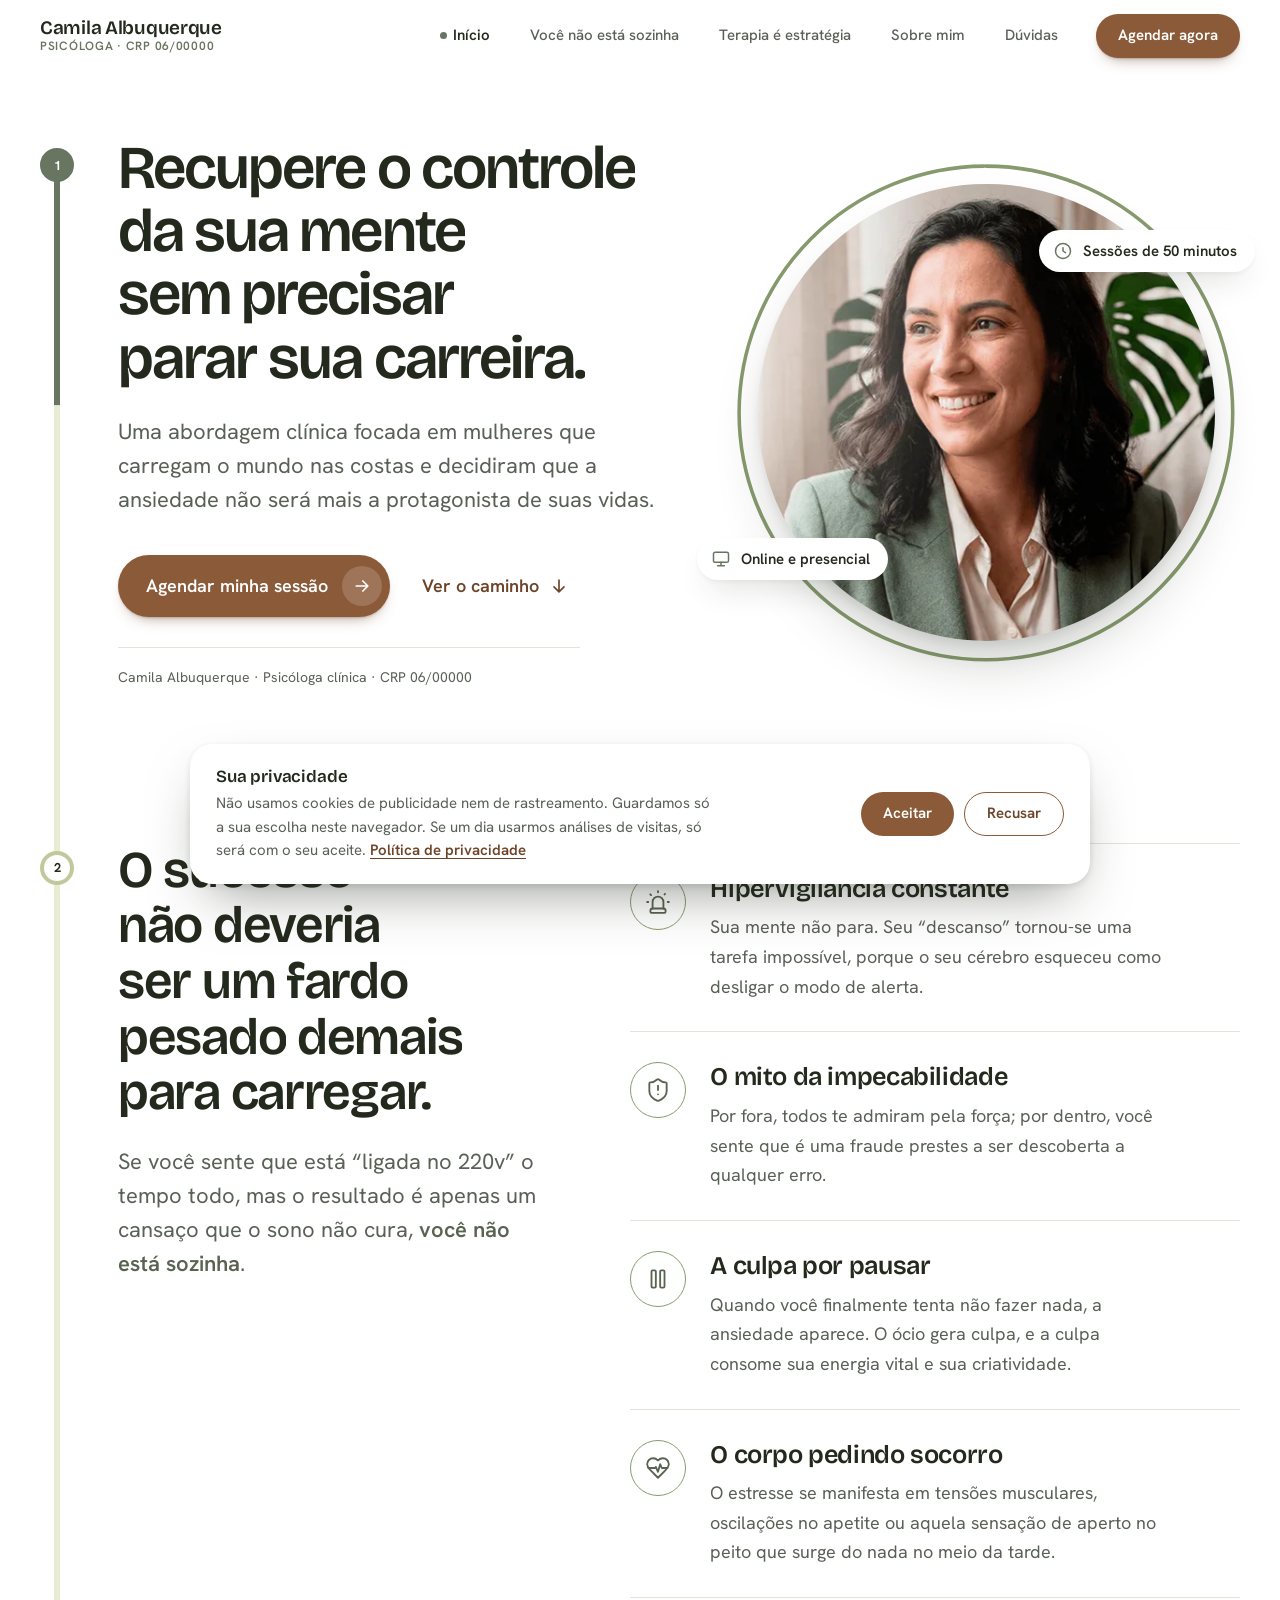
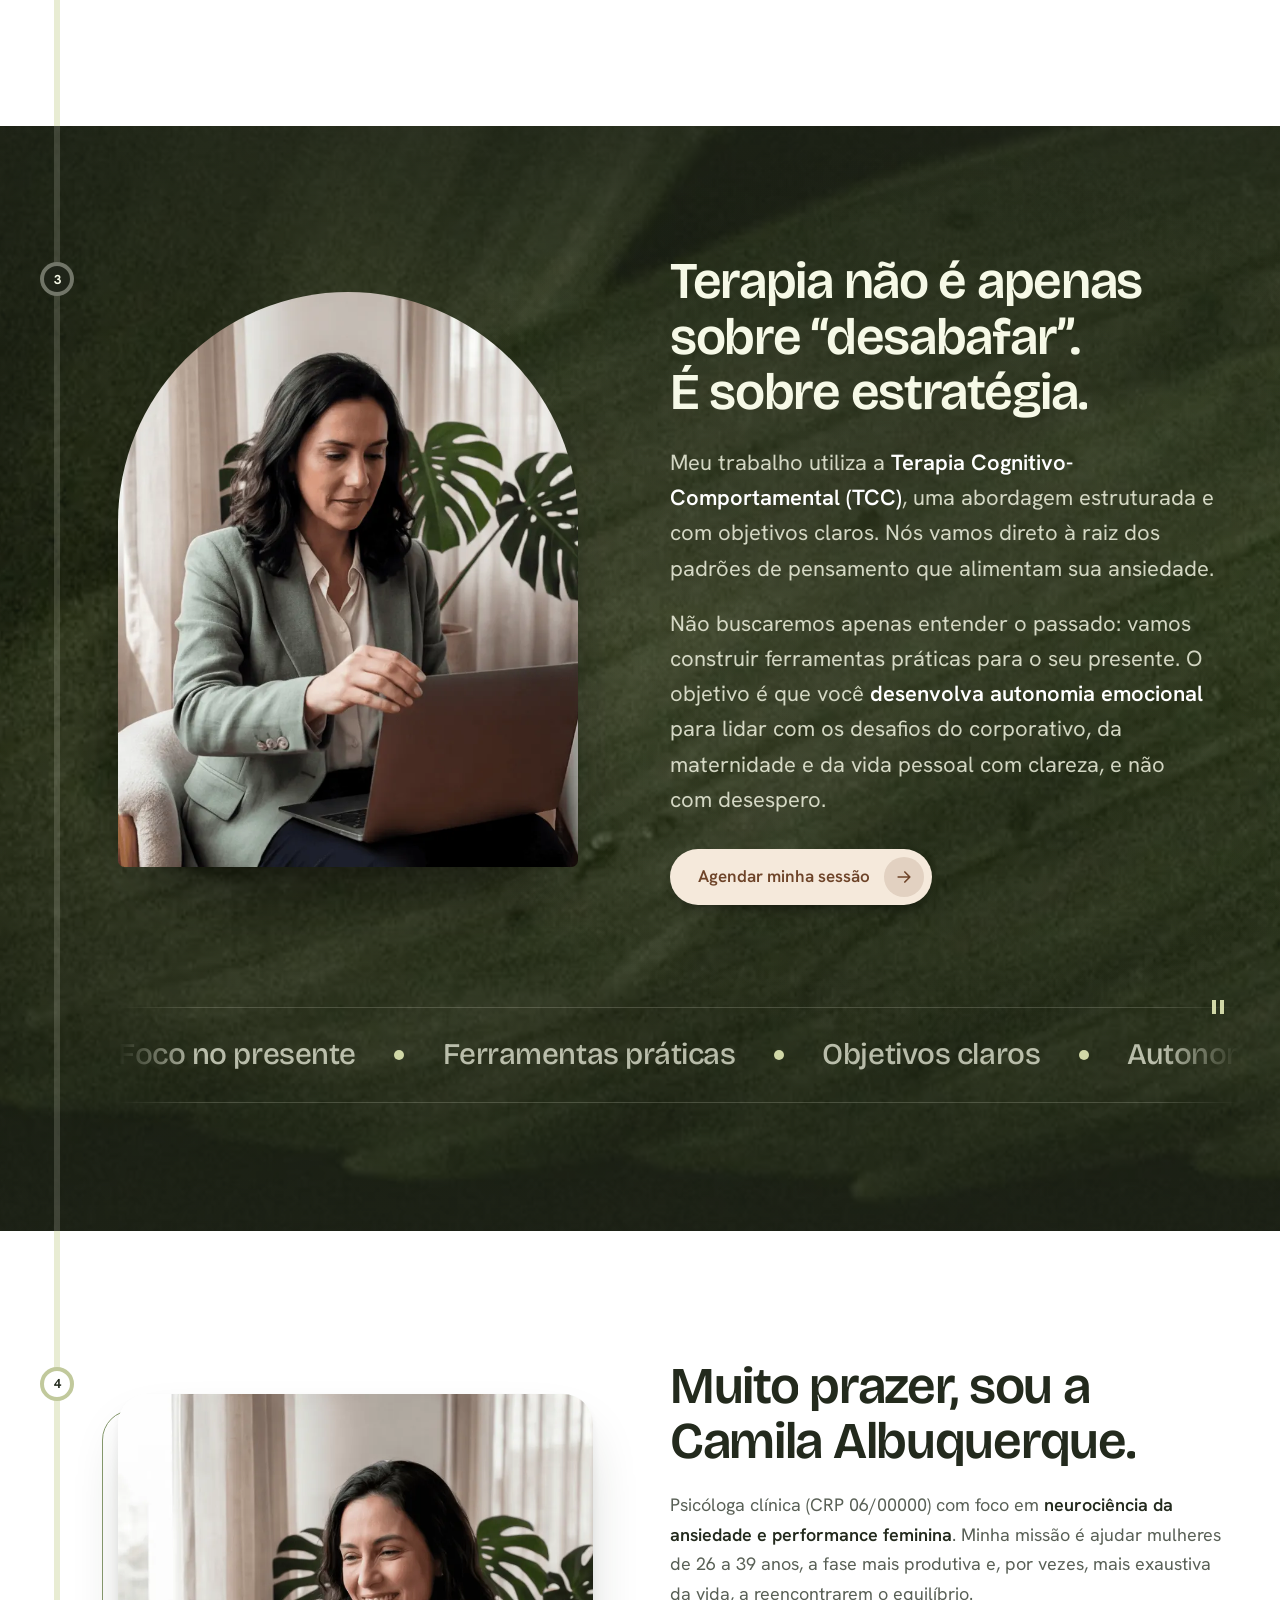
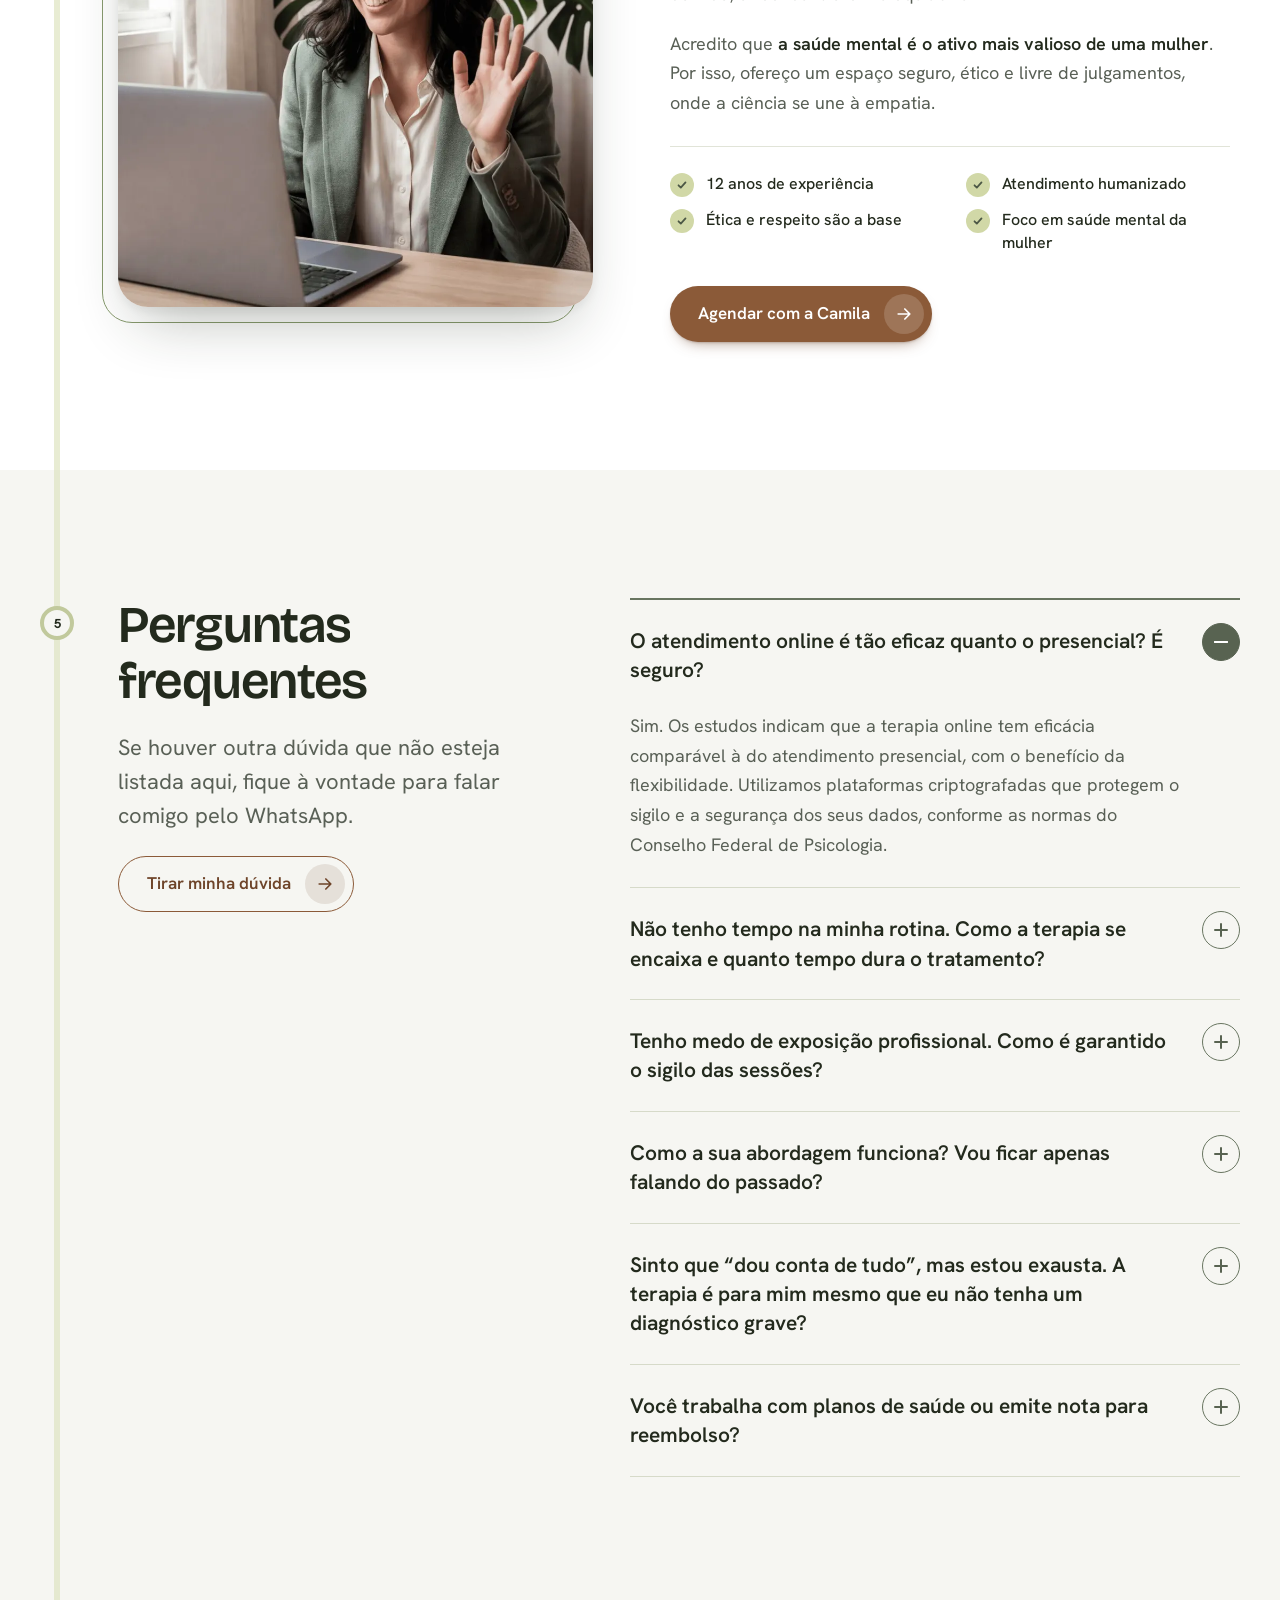
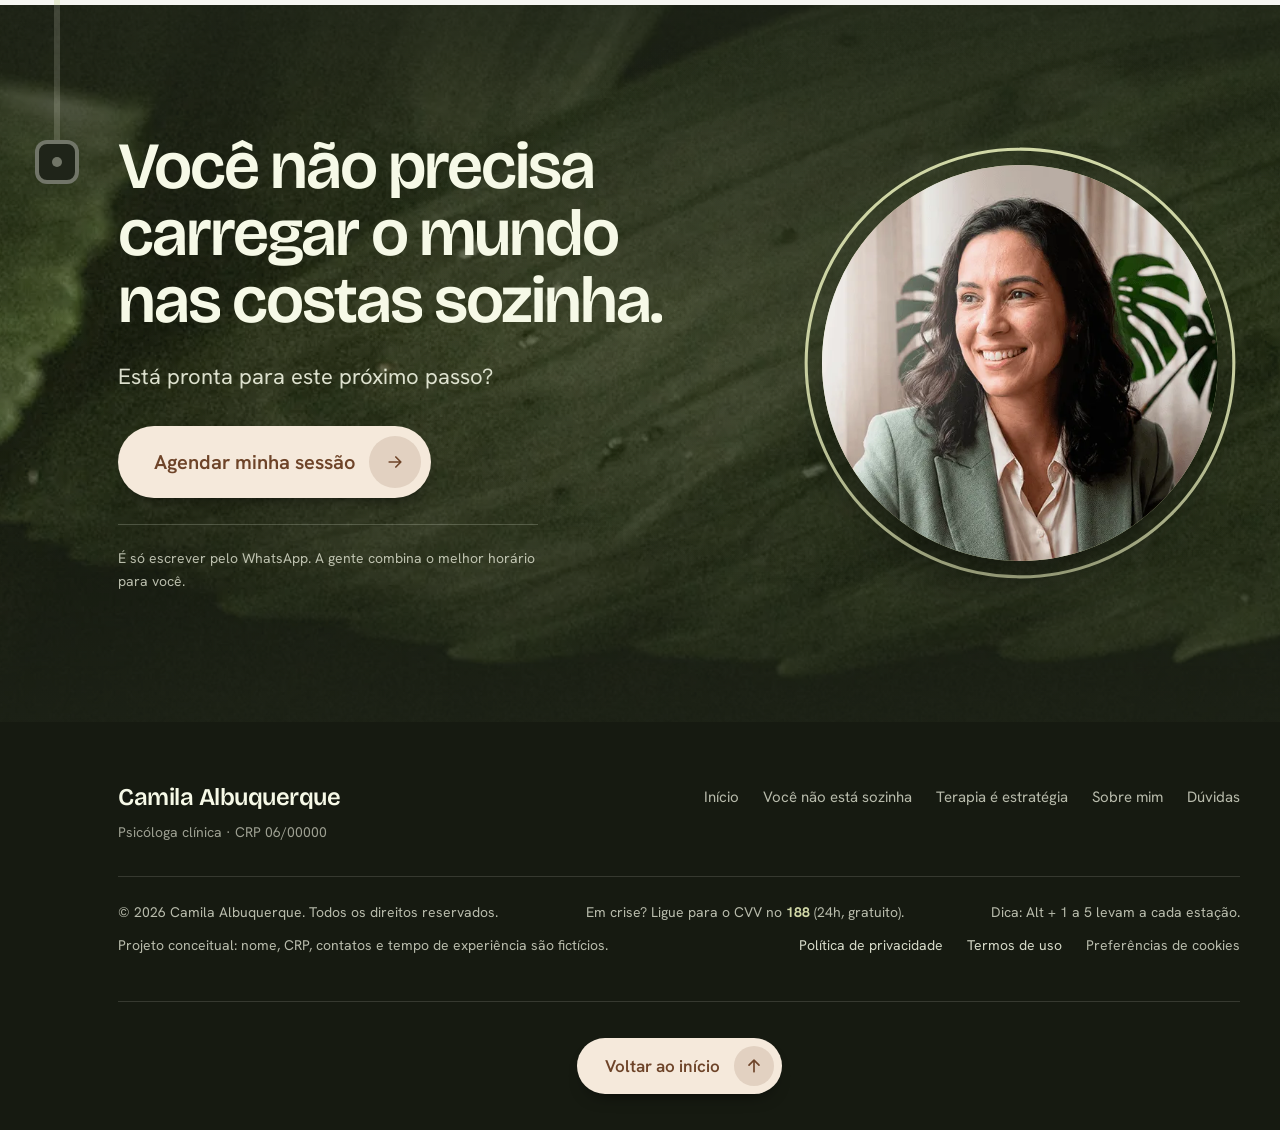
<file: index.html>
<!doctype html>
<html lang="pt-BR">
<head>
  <meta charset="utf-8">
  <meta name="viewport" content="width=device-width, initial-scale=1">
  <title>Psicóloga Camila Albuquerque · Terapia para ansiedade</title>
  <meta name="description" content="Terapia Cognitivo-Comportamental (TCC) para mulheres que carregam o mundo nas costas. Atendimento online e presencial, sessões de 50 minutos.">
  <meta name="theme-color" content="#1f2419">
  <link rel="preconnect" href="https://fonts.googleapis.com">
  <link rel="preconnect" href="https://fonts.gstatic.com" crossorigin>
  <link rel="stylesheet" href="https://fonts.googleapis.com/css2?family=Bricolage+Grotesque:opsz,wght@12..96,500..700&family=Hanken+Grotesk:wght@400;500;600;700&display=swap">
  <link rel="icon" href="/favicon.ico" sizes="48x48">
  <link rel="icon" href="/favicon.svg" type="image/svg+xml">
  <link rel="apple-touch-icon" href="/apple-touch-icon.png">
  <link rel="preload" as="image" href="img/hero-camila.webp" fetchpriority="high">
  <link rel="stylesheet" href="style.css">
  <script>document.documentElement.classList.add("js");setTimeout(function(){if(!window.__lineReady)document.documentElement.classList.remove("js");},3000);</script>
  <script src="script.js" defer></script>
  <script src="consent.js" defer></script>
</head>
<body>
  <a class="skip" href="#conteudo">Pular para o conteúdo</a>

  <header class="header" data-header>
    <div class="header__inner">
      <a class="brand" href="#inicio" aria-label="Camila Albuquerque, psicóloga. Voltar ao início">
        <span class="brand__name">Camila Albuquerque</span>
        <span class="brand__meta">Psicóloga · CRP 06/00000</span>
      </a>

      <button class="menu-toggle" type="button" aria-expanded="false" aria-controls="menu" data-menu-toggle>
        <span class="menu-toggle__bars" aria-hidden="true"></span>
        <span class="sr-only">Abrir menu</span>
      </button>

      <nav class="nav" id="menu" aria-label="Principal" data-menu>
        <ul class="nav__list">
          <li><a class="nav__link" href="#inicio" data-spy>Início</a></li>
          <li><a class="nav__link" href="#voce-nao-esta-sozinha" data-spy>Você não está sozinha</a></li>
          <li><a class="nav__link" href="#terapia-e-estrategia" data-spy>Terapia é estratégia</a></li>
          <li><a class="nav__link" href="#sobre" data-spy>Sobre mim</a></li>
          <li><a class="nav__link" href="#faq" data-spy>Dúvidas</a></li>
        </ul>
        <a class="btn btn--sm" href="https://wa.me/5511900000000" data-wa target="_blank" rel="noopener">
          <span class="btn__label">Agendar agora</span>
        </a>
      </nav>
    </div>
  </header>

  <main id="conteudo" data-line>

    <!-- Estação 1 · Início -->
    <section class="stop stop--hero" id="inicio" data-stop aria-labelledby="hero-titulo">
      <div class="stop__rail" aria-hidden="true"><span class="stop__seg"><i class="stop__fill"></i></span><a class="stop__node" href="#inicio" data-name="Início" aria-label="Estação 1: Início" tabindex="-1">1</a></div>
      <div class="stop__body hero">
        <div class="hero__text">
          <h1 class="hero__title" id="hero-titulo" data-split>Recupere o controle da sua mente sem precisar parar sua carreira.</h1>
          <p class="hero__lead" data-enter style="--d: 4">Uma abordagem clínica focada em mulheres que carregam o mundo nas costas e decidiram que a ansiedade não será mais a protagonista de suas vidas.</p>
          <div class="hero__actions" data-enter style="--d: 5">
            <a class="btn btn--primary" href="https://wa.me/5511900000000" data-wa target="_blank" rel="noopener">
              <span class="btn__label">Agendar minha sessão</span>
              <span class="btn__arrow" aria-hidden="true"><svg viewBox="0 0 24 24"><path d="M5 12h14M13 6l6 6-6 6"/></svg></span>
            </a>
            <a class="link-down" href="#voce-nao-esta-sozinha">Ver o caminho
              <svg viewBox="0 0 24 24" aria-hidden="true"><path d="M12 5v14M6 13l6 6 6-6"/></svg>
            </a>
          </div>
          <p class="hero__sign" data-enter style="--d: 6">Camila Albuquerque · Psicóloga clínica · CRP 06/00000</p>
        </div>

        <div class="hero__visual" data-hero-visual>
          <svg class="hero__ring" viewBox="0 0 100 100" aria-hidden="true"><circle cx="50" cy="50" r="48.6" pathLength="100"/></svg>
          <div class="hero__photo">
            <img src="img/hero-camila.webp" width="655" height="547" alt="Camila Albuquerque sorrindo, de blazer verde, em seu consultório." fetchpriority="high">
          </div>
          <p class="chip chip--a" data-enter style="--d: 7"><svg viewBox="0 0 24 24" aria-hidden="true"><rect x="3" y="4" width="18" height="12" rx="2"/><path d="M8 20h8M12 16v4"/></svg>Online e presencial</p>
          <p class="chip chip--b" data-enter style="--d: 8"><svg viewBox="0 0 24 24" aria-hidden="true"><circle cx="12" cy="12" r="9"/><path d="M12 8v4l3 2"/></svg>Sessões de 50 minutos</p>
        </div>
      </div>
    </section>

    <!-- Estação 2 · Você não está sozinha -->
    <section class="stop" id="voce-nao-esta-sozinha" data-stop aria-labelledby="pains-titulo">
      <div class="stop__rail" aria-hidden="true"><span class="stop__seg"><i class="stop__fill"></i></span><a class="stop__node" href="#voce-nao-esta-sozinha" data-name="Você não está sozinha" aria-label="Estação 2: Você não está sozinha" tabindex="-1">2</a></div>
      <div class="stop__body pains">
        <header class="pains__head" data-reveal>
          <h2 class="h2" id="pains-titulo">O sucesso não deveria ser um fardo pesado demais para carregar.</h2>
          <p class="lead">Se você sente que está “ligada no 220v” o tempo todo, mas o resultado é apenas um cansaço que o sono não cura, <strong>você não está sozinha</strong>.</p>
        </header>

        <ul class="rows">
          <li class="row" data-reveal style="--d: 0">
            <span class="row__icon" aria-hidden="true"><svg viewBox="0 0 24 24"><path d="M7 18v-6a5 5 0 1 1 10 0v6"/><path d="M5 21a1 1 0 0 0 1 1h12a1 1 0 0 0 1-1v-1a2 2 0 0 0-2-2H7a2 2 0 0 0-2 2z"/><path d="M21 12h1M18.5 4.5 18 5M2 12h1M12 2v1M4.9 4.9l.7.7"/></svg></span>
            <h3 class="row__title">Hipervigilância constante</h3>
            <p class="row__text">Sua mente não para. Seu “descanso” tornou-se uma tarefa impossível, porque o seu cérebro esqueceu como desligar o modo de alerta.</p>
          </li>
          <li class="row" data-reveal style="--d: 1">
            <span class="row__icon" aria-hidden="true"><svg viewBox="0 0 24 24"><path d="M20 13c0 5-3.5 7.5-7.66 8.95a1 1 0 0 1-.67-.01C7.5 20.5 4 18 4 13V6a1 1 0 0 1 1-1c2 0 4.5-1.2 6.24-2.72a1.17 1.17 0 0 1 1.52 0C14.51 3.81 17 5 19 5a1 1 0 0 1 1 1z"/><path d="M12 8v4M12 16h.01"/></svg></span>
            <h3 class="row__title">O mito da impecabilidade</h3>
            <p class="row__text">Por fora, todos te admiram pela força; por dentro, você sente que é uma fraude prestes a ser descoberta a qualquer erro.</p>
          </li>
          <li class="row" data-reveal style="--d: 2">
            <span class="row__icon" aria-hidden="true"><svg viewBox="0 0 24 24"><rect x="6" y="4" width="4" height="16" rx="1"/><rect x="14" y="4" width="4" height="16" rx="1"/></svg></span>
            <h3 class="row__title">A culpa por pausar</h3>
            <p class="row__text">Quando você finalmente tenta não fazer nada, a ansiedade aparece. O ócio gera culpa, e a culpa consome sua energia vital e sua criatividade.</p>
          </li>
          <li class="row" data-reveal style="--d: 3">
            <span class="row__icon" aria-hidden="true"><svg viewBox="0 0 24 24"><path d="M19 14c1.49-1.46 3-3.21 3-5.5A5.5 5.5 0 0 0 16.5 3c-1.76 0-3 .5-4.5 2-1.5-1.5-2.74-2-4.5-2A5.5 5.5 0 0 0 2 8.5c0 2.3 1.5 4.05 3 5.5l7 7Z"/><path d="M3.22 12H9.5l.5-1 2 4.5 2-7 1.5 3.5h5.27"/></svg></span>
            <h3 class="row__title">O corpo pedindo socorro</h3>
            <p class="row__text">O estresse se manifesta em tensões musculares, oscilações no apetite ou aquela sensação de aperto no peito que surge do nada no meio da tarde.</p>
          </li>
        </ul>
      </div>
    </section>

    <!-- Estação 3 · Terapia é estratégia -->
    <section class="stop stop--dark" id="terapia-e-estrategia" data-stop aria-labelledby="tcc-titulo">
      <div class="stop__bg" aria-hidden="true" data-parallax></div>
      <div class="stop__rail" aria-hidden="true"><span class="stop__seg"><i class="stop__fill"></i></span><a class="stop__node" href="#terapia-e-estrategia" data-name="Terapia é estratégia" aria-label="Estação 3: Terapia é estratégia" tabindex="-1">3</a></div>
      <div class="stop__body method">
        <div class="method__grid">
          <figure class="method__photo" data-reveal>
            <img src="img/camila-poltrona.webp" width="960" height="956" loading="lazy" decoding="async" alt="Camila sentada em uma poltrona, atendendo pelo notebook.">
          </figure>
          <div class="method__text" data-reveal style="--d: 1">
            <h2 class="h2" id="tcc-titulo">Terapia não é apenas sobre “desabafar”. É sobre estratégia.</h2>
            <p>Meu trabalho utiliza a <strong>Terapia Cognitivo-Comportamental (TCC)</strong>, uma abordagem estruturada e com objetivos claros. Nós vamos direto à raiz dos padrões de pensamento que alimentam sua ansiedade.</p>
            <p>Não buscaremos apenas entender o passado: vamos construir ferramentas práticas para o seu presente. O objetivo é que você <strong>desenvolva autonomia emocional</strong> para lidar com os desafios do corporativo, da maternidade e da vida pessoal com clareza, e não com desespero.</p>
            <a class="btn btn--light" href="https://wa.me/5511900000000" data-wa target="_blank" rel="noopener">
              <span class="btn__label">Agendar minha sessão</span>
              <span class="btn__arrow" aria-hidden="true"><svg viewBox="0 0 24 24"><path d="M5 12h14M13 6l6 6-6 6"/></svg></span>
            </a>
          </div>
        </div>
        <div class="marquee-wrap">
        <button class="marquee__pause" type="button" aria-pressed="false" aria-label="Pausar o movimento da faixa"><span aria-hidden="true"></span></button>
        <div class="marquee">
          <ul class="marquee__track">
            <li>Foco no presente</li><li>Ferramentas práticas</li><li>Objetivos claros</li><li>Autonomia emocional</li><li>Clareza, não desespero</li><li>Padrões de pensamento</li>
          </ul>
          <ul class="marquee__track" aria-hidden="true">
            <li>Foco no presente</li><li>Ferramentas práticas</li><li>Objetivos claros</li><li>Autonomia emocional</li><li>Clareza, não desespero</li><li>Padrões de pensamento</li>
          </ul>
        </div>
        </div>
      </div>
    </section>

    <!-- Estação 4 · Sobre -->
    <section class="stop" id="sobre" data-stop aria-labelledby="sobre-titulo">
      <div class="stop__rail" aria-hidden="true"><span class="stop__seg"><i class="stop__fill"></i></span><a class="stop__node" href="#sobre" data-name="Sobre mim" aria-label="Estação 4: Sobre mim" tabindex="-1">4</a></div>
      <div class="stop__body about">
        <figure class="about__photo" data-reveal>
          <img src="img/camila-sobre.webp" width="960" height="962" loading="lazy" decoding="async" alt="Camila Albuquerque sorrindo e acenando para a câmera do notebook.">
        </figure>
        <div class="about__text" data-reveal style="--d: 1">
          <h2 class="h2" id="sobre-titulo">Muito prazer, sou a Camila Albuquerque.</h2>
          <p>Psicóloga clínica (CRP 06/00000) com foco em <strong>neurociência da ansiedade e performance feminina</strong>. Minha missão é ajudar mulheres de 26 a 39 anos, a fase mais produtiva e, por vezes, mais exaustiva da vida, a reencontrarem o equilíbrio.</p>
          <p>Acredito que <strong>a saúde mental é o ativo mais valioso de uma mulher</strong>. Por isso, ofereço um espaço seguro, ético e livre de julgamentos, onde a ciência se une à empatia.</p>
          <ul class="checks">
            <li>12 anos de experiência</li>
            <li>Atendimento humanizado</li>
            <li>Ética e respeito são a base</li>
            <li>Foco em saúde mental da mulher</li>
          </ul>
          <a class="btn btn--primary" href="https://wa.me/5511900000000" data-wa target="_blank" rel="noopener">
            <span class="btn__label">Agendar com a Camila</span>
            <span class="btn__arrow" aria-hidden="true"><svg viewBox="0 0 24 24"><path d="M5 12h14M13 6l6 6-6 6"/></svg></span>
          </a>
        </div>
      </div>
    </section>

    <!-- Estação 5 · Dúvidas -->
    <section class="stop stop--surface" id="faq" data-stop aria-labelledby="faq-titulo">
      <div class="stop__rail" aria-hidden="true"><span class="stop__seg"><i class="stop__fill"></i></span><a class="stop__node" href="#faq" data-name="Perguntas frequentes" aria-label="Estação 5: Perguntas frequentes" tabindex="-1">5</a></div>
      <div class="stop__body faq">
        <div class="faq__aside" data-reveal>
          <h2 class="h2" id="faq-titulo">Perguntas frequentes</h2>
          <p>Se houver outra dúvida que não esteja listada aqui, fique à vontade para falar comigo pelo WhatsApp.</p>
          <a class="btn btn--outline" href="https://wa.me/5511900000000" data-wa data-msg="Olá, Camila! Tenho uma dúvida antes de agendar:" target="_blank" rel="noopener">
            <span class="btn__label">Tirar minha dúvida</span>
            <span class="btn__arrow" aria-hidden="true"><svg viewBox="0 0 24 24"><path d="M5 12h14M13 6l6 6-6 6"/></svg></span>
          </a>
        </div>

        <div class="acc" data-reveal style="--d: 1">
          <div class="acc__item is-open">
            <h3 class="acc__h"><button class="acc__btn" type="button" aria-expanded="true" aria-controls="faq-1" id="faq-1-btn"><span>O atendimento online é tão eficaz quanto o presencial? É seguro?</span><span class="acc__icon" aria-hidden="true"></span></button></h3>
            <div class="acc__panel" id="faq-1" role="region" aria-labelledby="faq-1-btn"><div class="acc__inner"><p>Sim. Os estudos indicam que a terapia online tem eficácia comparável à do atendimento presencial, com o benefício da flexibilidade. Utilizamos plataformas criptografadas que protegem o sigilo e a segurança dos seus dados, conforme as normas do Conselho Federal de Psicologia.</p></div></div>
          </div>
          <div class="acc__item">
            <h3 class="acc__h"><button class="acc__btn" type="button" aria-expanded="false" aria-controls="faq-2" id="faq-2-btn"><span>Não tenho tempo na minha rotina. Como a terapia se encaixa e quanto tempo dura o tratamento?</span><span class="acc__icon" aria-hidden="true"></span></button></h3>
            <div class="acc__panel" id="faq-2" role="region" aria-labelledby="faq-2-btn"><div class="acc__inner"><p>Entendo perfeitamente. Minha abordagem (TCC) é focada em objetivos claros e resultados práticos. As sessões duram 50 minutos e podem ser feitas de onde você estiver. A duração do tratamento varia de pessoa para pessoa e é combinada com você ao longo do processo, para que a terapia não seja “mais uma tarefa”, mas um investimento em você.</p></div></div>
          </div>
          <div class="acc__item">
            <h3 class="acc__h"><button class="acc__btn" type="button" aria-expanded="false" aria-controls="faq-3" id="faq-3-btn"><span>Tenho medo de exposição profissional. Como é garantido o sigilo das sessões?</span><span class="acc__icon" aria-hidden="true"></span></button></h3>
            <div class="acc__panel" id="faq-3" role="region" aria-labelledby="faq-3-btn"><div class="acc__inner"><p>O sigilo é o pilar fundamental do Código de Ética da Psicologia. Além da segurança tecnológica, o conteúdo das nossas sessões é estritamente confidencial. Para mulheres em cargos de liderança ou figuras públicas, esse cuidado é redobrado, para garantir um ambiente onde você possa ser vulnerável sem qualquer risco à sua imagem profissional.</p></div></div>
          </div>
          <div class="acc__item">
            <h3 class="acc__h"><button class="acc__btn" type="button" aria-expanded="false" aria-controls="faq-4" id="faq-4-btn"><span>Como a sua abordagem funciona? Vou ficar apenas falando do passado?</span><span class="acc__icon" aria-hidden="true"></span></button></h3>
            <div class="acc__panel" id="faq-4" role="region" aria-labelledby="faq-4-btn"><div class="acc__inner"><p>Na Terapia Cognitivo-Comportamental (TCC), olhamos para o passado apenas para entender como seus padrões foram moldados, mas o foco é o seu presente. É uma abordagem ativa e colaborativa: identificamos gatilhos atuais e desenvolvemos ferramentas práticas para você usar na sua próxima reunião ou desafio familiar.</p></div></div>
          </div>
          <div class="acc__item">
            <h3 class="acc__h"><button class="acc__btn" type="button" aria-expanded="false" aria-controls="faq-5" id="faq-5-btn"><span>Sinto que “dou conta de tudo”, mas estou exausta. A terapia é para mim mesmo que eu não tenha um diagnóstico grave?</span><span class="acc__icon" aria-hidden="true"></span></button></h3>
            <div class="acc__panel" id="faq-5" role="region" aria-labelledby="faq-5-btn"><div class="acc__inner"><p>Sim. A terapia pode ajudar a cuidar dessa exaustão antes que ela se agrave. Muitas mulheres de sucesso esperam chegar ao burnout para buscar ajuda. Cuidar da sua saúde mental agora é uma decisão estratégica para seguir em frente de forma sustentável e saudável, sem precisar “quebrar” para se consertar.</p></div></div>
          </div>
          <div class="acc__item">
            <h3 class="acc__h"><button class="acc__btn" type="button" aria-expanded="false" aria-controls="faq-6" id="faq-6-btn"><span>Você trabalha com planos de saúde ou emite nota para reembolso?</span><span class="acc__icon" aria-hidden="true"></span></button></h3>
            <div class="acc__panel" id="faq-6" role="region" aria-labelledby="faq-6-btn"><div class="acc__inner"><p>Atendo de forma particular, para garantir a exclusividade e a qualidade do tempo dedicado a cada paciente. Emito nota fiscal detalhada para que você possa solicitar o reembolso, integral ou parcial, junto ao seu plano de saúde, de acordo com o seu contrato.</p></div></div>
          </div>
        </div>
      </div>
    </section>

    <!-- Terminal · Agendar -->
    <section class="stop stop--dark stop--end" id="agendar" data-stop aria-labelledby="fim-titulo">
      <div class="stop__bg" aria-hidden="true" data-parallax></div>
      <div class="stop__rail" aria-hidden="true"><span class="stop__seg"><i class="stop__fill"></i></span><a class="stop__node stop__node--end" href="#agendar" data-name="Agendar" aria-label="Fim da linha: agendar" tabindex="-1"></a></div>
      <div class="stop__body end">
        <div class="end__text" data-reveal>
          <h2 class="h2 h2--xl" id="fim-titulo">Você não precisa carregar o mundo nas costas sozinha.</h2>
          <p class="lead">Está pronta para este próximo passo?</p>
          <a class="btn btn--light btn--lg" href="https://wa.me/5511900000000" data-wa target="_blank" rel="noopener">
            <span class="btn__label">Agendar minha sessão</span>
            <span class="btn__arrow" aria-hidden="true"><svg viewBox="0 0 24 24"><path d="M5 12h14M13 6l6 6-6 6"/></svg></span>
          </a>
          <p class="end__note">É só escrever pelo WhatsApp. A gente combina o melhor horário para você.</p>
        </div>
        <figure class="end__photo" data-reveal style="--d: 1">
          <svg class="end__ring" viewBox="0 0 100 100" aria-hidden="true"><circle cx="50" cy="50" r="48.6" pathLength="100"/></svg>
          <div class="end__disc"><img src="img/hero-camila.webp" width="655" height="547" loading="lazy" decoding="async" alt="Camila Albuquerque sorrindo, olhando para a janela."></div>
        </figure>
      </div>
    </section>
  </main>

  <footer class="footer">
    <div class="footer__inner">
      <div class="footer__top">
        <p class="footer__brand">Camila Albuquerque <span>Psicóloga clínica · CRP 06/00000</span></p>
        <nav aria-label="Rodapé"><ul class="footer__nav">
          <li><a href="#inicio">Início</a></li>
          <li><a href="#voce-nao-esta-sozinha">Você não está sozinha</a></li>
          <li><a href="#terapia-e-estrategia">Terapia é estratégia</a></li>
          <li><a href="#sobre">Sobre mim</a></li>
          <li><a href="#faq">Dúvidas</a></li>
        </ul></nav>
      </div>
      <div class="footer__bottom">
        <p>© <span data-year>2026</span> Camila Albuquerque. Todos os direitos reservados.</p>
        <p>Em crise? Ligue para o CVV no <a href="tel:188">188</a> (24h, gratuito).</p>
        <p class="footer__hint">Dica: Alt + 1 a 5 levam a cada estação.</p>
        <p>Projeto conceitual: nome, CRP, contatos e tempo de experiência são fictícios.</p>
        <p class="footer__links">
          <a href="privacidade.html">Política de privacidade</a>
          <a href="termos.html">Termos de uso</a>
          <button type="button" class="linklike" data-consent-open>Preferências de cookies</button>
        </p>
      </div>
      <div class="footer__end">
        <a class="btn btn--light to-top" href="#inicio" data-top>
          <span class="btn__label">Voltar ao início</span>
          <span class="btn__arrow" aria-hidden="true"><svg viewBox="0 0 24 24"><path d="M12 19V5M6 11l6-6 6 6"/></svg></span>
        </a>
      </div>
    </div>
  </footer>

  <div class="dock" data-dock aria-hidden="true">
    <a class="dock__btn" href="https://wa.me/5511900000000" data-wa target="_blank" rel="noopener" tabindex="-1" aria-label="Agendar pelo WhatsApp (abre em nova aba)">
      <svg viewBox="0 0 32 32" aria-hidden="true"><path fill="currentColor" d="M16.04 3C9.4 3 4 8.36 4 14.96c0 2.1.56 4.17 1.62 5.98L4 29l8.3-2.17a12.1 12.1 0 0 0 3.74.6h.01C22.66 27.43 28 22.07 28 15.47 28 8.87 22.67 3 16.04 3Zm0 22.4h-.01c-1.18 0-2.34-.31-3.36-.9l-.24-.14-4.93 1.29 1.32-4.8-.16-.25a9.73 9.73 0 0 1-1.5-5.17c0-5.4 4.4-9.8 9.82-9.8 5.4 0 9.8 4.4 9.8 9.8 0 5.6-4.4 9.97-9.74 9.97Zm5.38-7.33c-.3-.15-1.75-.86-2.02-.96-.27-.1-.47-.15-.67.15-.2.3-.77.96-.94 1.16-.17.2-.35.22-.64.07-.3-.15-1.25-.46-2.38-1.47-.88-.79-1.47-1.76-1.65-2.05-.17-.3-.02-.46.13-.6.13-.13.3-.35.44-.52.15-.17.2-.3.3-.5.1-.2.05-.37-.03-.52-.07-.15-.67-1.6-.91-2.2-.24-.57-.49-.5-.67-.5h-.57c-.2 0-.52.07-.79.37-.27.3-1.04 1.01-1.04 2.47 0 1.46 1.06 2.87 1.21 3.07.15.2 2.09 3.19 5.06 4.47.71.3 1.26.49 1.69.63.71.22 1.36.19 1.87.12.57-.09 1.75-.72 2-1.41.25-.7.25-1.29.17-1.41-.07-.13-.27-.2-.57-.35Z"/></svg>
    </a>
  </div>
</body>
</html>
</file>
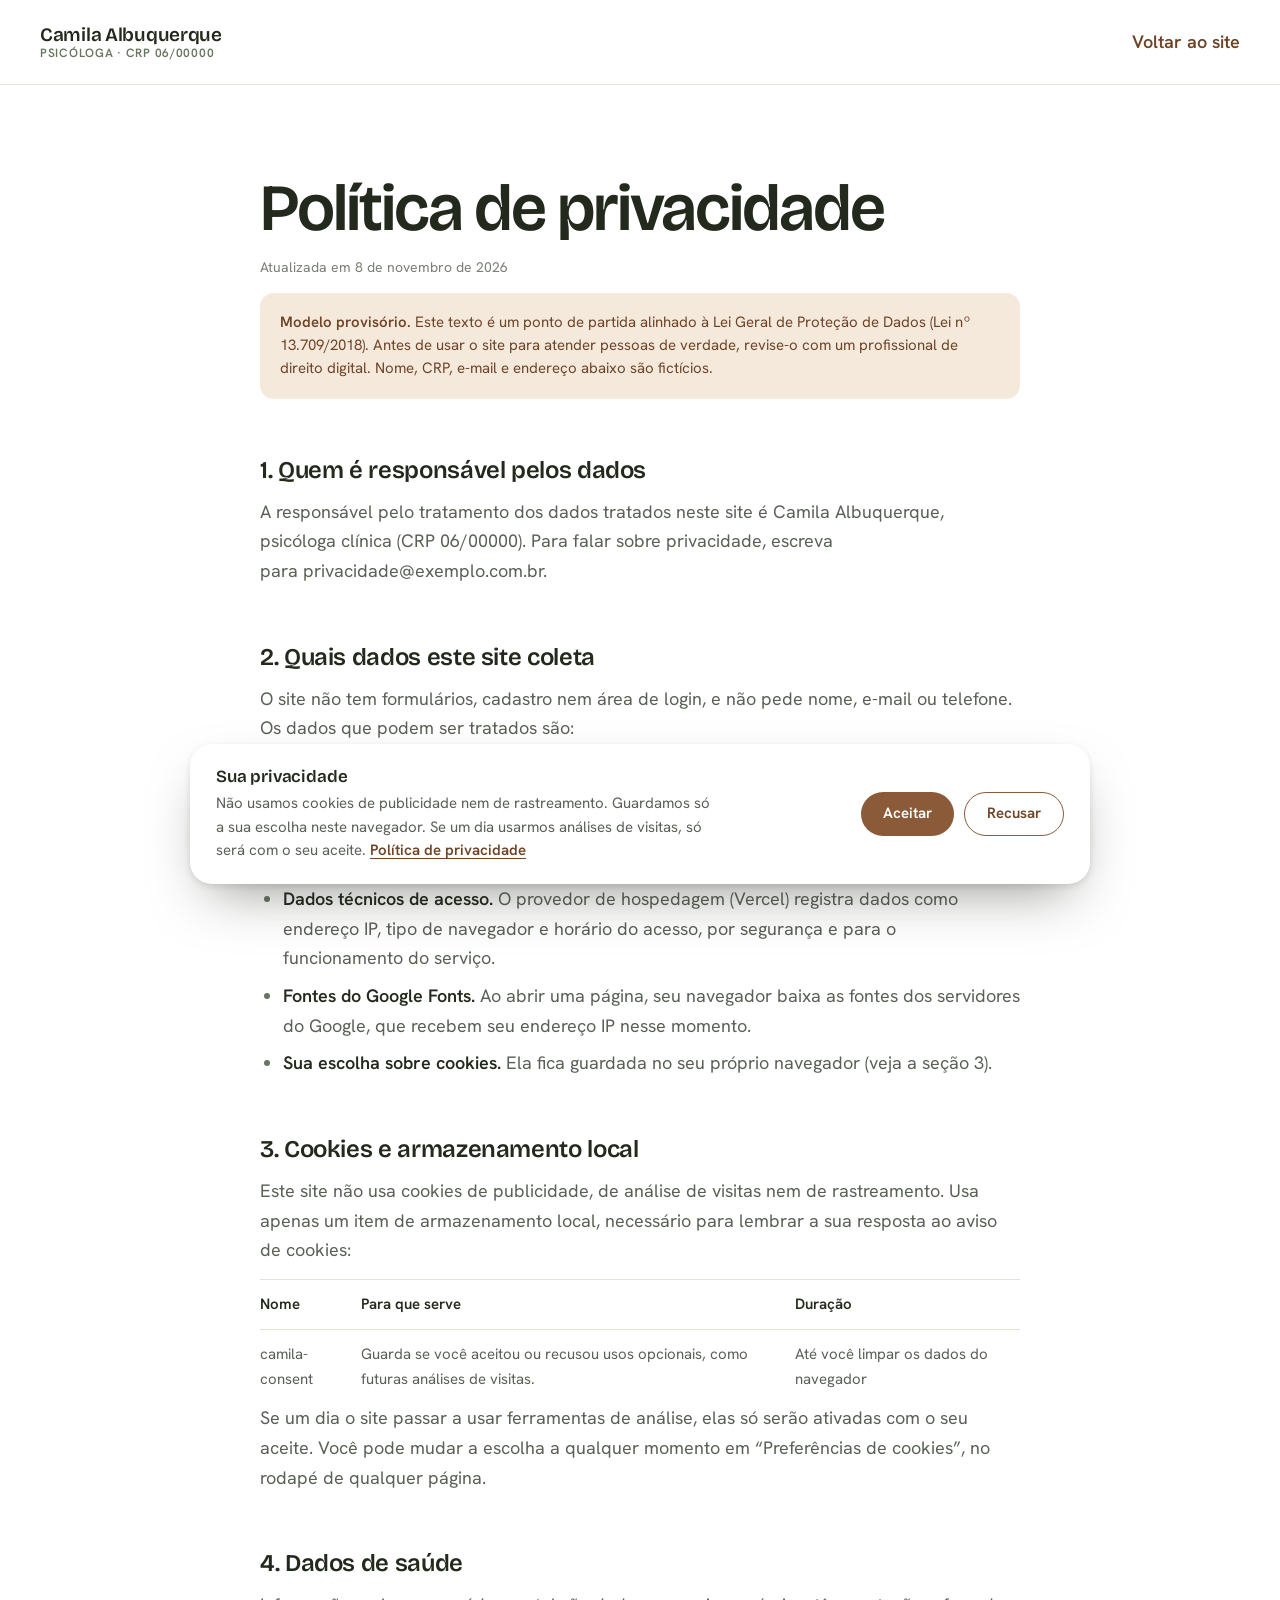
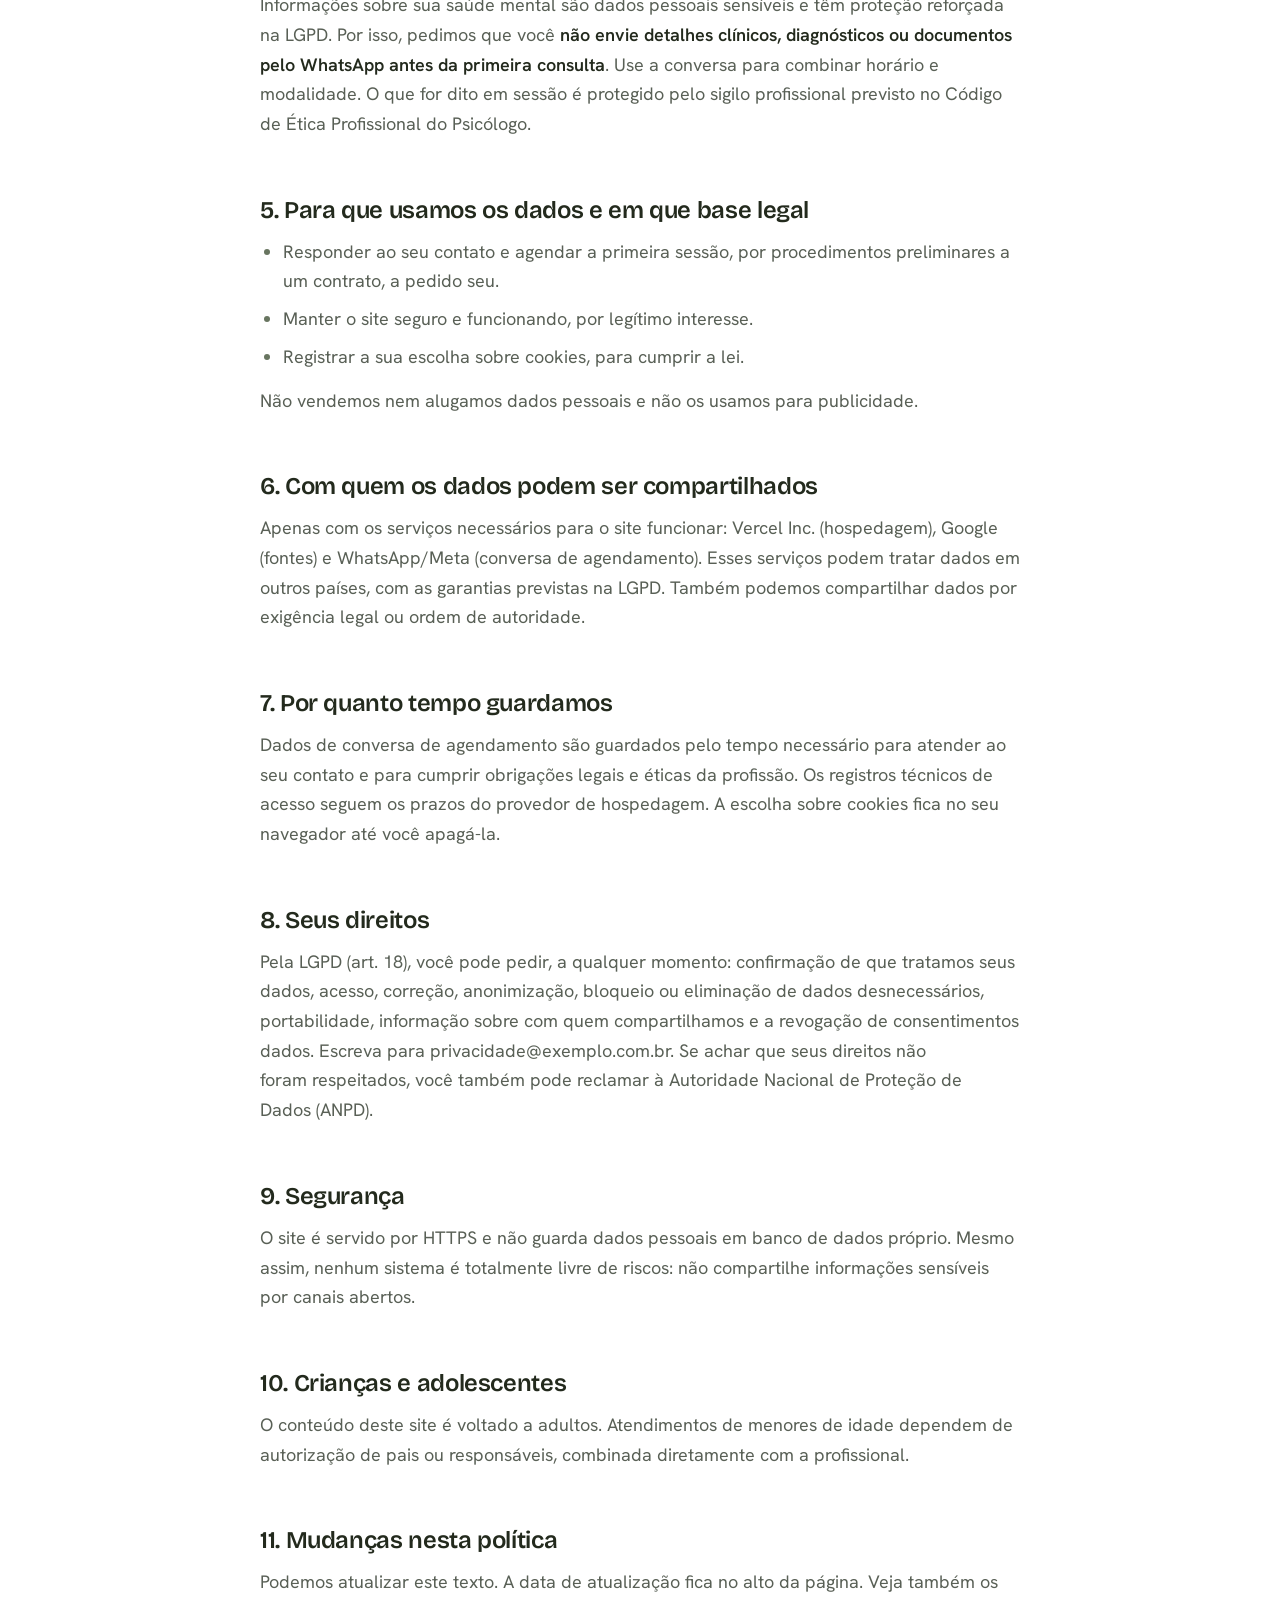
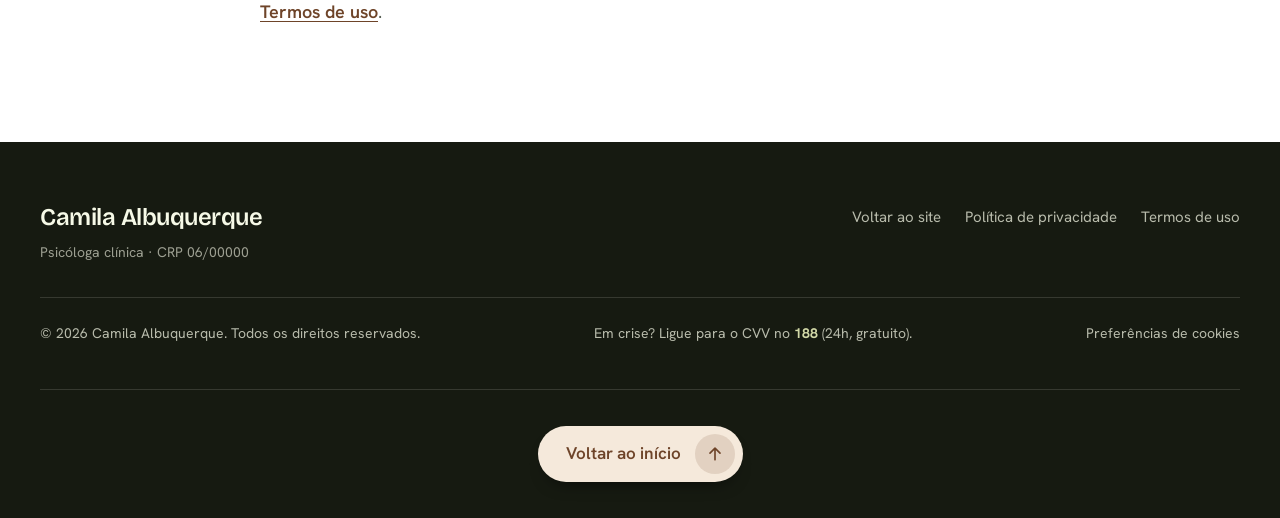
<file: privacidade.html>
<!doctype html>
<html lang="pt-BR">
<head>
  <meta charset="utf-8">
  <meta name="viewport" content="width=device-width, initial-scale=1">
  <title>Política de privacidade · Psicóloga Camila Albuquerque</title>
  <meta name="description" content="Como este site trata dados pessoais, cookies e armazenamento local, de acordo com a LGPD.">
  <meta name="theme-color" content="#1f2419">
  <link rel="icon" href="/favicon.ico" sizes="48x48">
  <link rel="icon" href="/favicon.svg" type="image/svg+xml">
  <link rel="apple-touch-icon" href="/apple-touch-icon.png">
  <link rel="preconnect" href="https://fonts.googleapis.com">
  <link rel="preconnect" href="https://fonts.gstatic.com" crossorigin>
  <link rel="stylesheet" href="https://fonts.googleapis.com/css2?family=Bricolage+Grotesque:opsz,wght@12..96,500..700&family=Hanken+Grotesk:wght@400;500;600;700&display=swap">
  <link rel="stylesheet" href="/style.css">
  <script src="/consent.js" defer></script>
</head>
<body id="topo">
  <a class="skip" href="#conteudo">Pular para o conteúdo</a>

  <header class="legal-bar">
    <a class="brand" href="/" aria-label="Camila Albuquerque, psicóloga. Ir para o site">
      <span class="brand__name">Camila Albuquerque</span>
      <span class="brand__meta">Psicóloga · CRP 06/00000</span>
    </a>
    <a class="link-down" href="/">Voltar ao site</a>
  </header>

  <main id="conteudo" class="legal">
    <div class="legal__inner">
      <h1 class="h2 h2--xl">Política de privacidade</h1>
      <p class="legal__meta">Atualizada em 8 de novembro de 2026</p>
      <p class="legal__note"><strong>Modelo provisório.</strong> Este texto é um ponto de partida alinhado à Lei Geral de Proteção de Dados (Lei nº 13.709/2018). Antes de usar o site para atender pessoas de verdade, revise-o com um profissional de direito digital. Nome, CRP, e-mail e endereço abaixo são fictícios.</p>

      <section>
        <h2>1. Quem é responsável pelos dados</h2>
        <p>A responsável pelo tratamento dos dados tratados neste site é Camila Albuquerque, psicóloga clínica (CRP 06/00000). Para falar sobre privacidade, escreva para privacidade@exemplo.com.br.</p>
      </section>

      <section>
        <h2>2. Quais dados este site coleta</h2>
        <p>O site não tem formulários, cadastro nem área de login, e não pede nome, e-mail ou telefone. Os dados que podem ser tratados são:</p>
        <ul>
          <li><strong>Contato pelo WhatsApp.</strong> Os botões de agendamento abrem uma conversa no WhatsApp com uma mensagem pronta. Tudo o que você escreve ali, incluindo seu nome e número de telefone, é tratado pelo WhatsApp (Meta) e pela profissional, e passa a ser usado só para responder ao seu contato e combinar o atendimento.</li>
          <li><strong>Dados técnicos de acesso.</strong> O provedor de hospedagem (Vercel) registra dados como endereço IP, tipo de navegador e horário do acesso, por segurança e para o funcionamento do serviço.</li>
          <li><strong>Fontes do Google Fonts.</strong> Ao abrir uma página, seu navegador baixa as fontes dos servidores do Google, que recebem seu endereço IP nesse momento.</li>
          <li><strong>Sua escolha sobre cookies.</strong> Ela fica guardada no seu próprio navegador (veja a seção 3).</li>
        </ul>
      </section>

      <section>
        <h2>3. Cookies e armazenamento local</h2>
        <p>Este site não usa cookies de publicidade, de análise de visitas nem de rastreamento. Usa apenas um item de armazenamento local, necessário para lembrar a sua resposta ao aviso de cookies:</p>
        <table>
          <thead><tr><th scope="col">Nome</th><th scope="col">Para que serve</th><th scope="col">Duração</th></tr></thead>
          <tbody>
            <tr><td>camila-consent</td><td>Guarda se você aceitou ou recusou usos opcionais, como futuras análises de visitas.</td><td>Até você limpar os dados do navegador</td></tr>
          </tbody>
        </table>
        <p>Se um dia o site passar a usar ferramentas de análise, elas só serão ativadas com o seu aceite. Você pode mudar a escolha a qualquer momento em “Preferências de cookies”, no rodapé de qualquer página.</p>
      </section>

      <section>
        <h2>4. Dados de saúde</h2>
        <p>Informações sobre sua saúde mental são dados pessoais sensíveis e têm proteção reforçada na LGPD. Por isso, pedimos que você <strong>não envie detalhes clínicos, diagnósticos ou documentos pelo WhatsApp antes da primeira consulta</strong>. Use a conversa para combinar horário e modalidade. O que for dito em sessão é protegido pelo sigilo profissional previsto no Código de Ética Profissional do Psicólogo.</p>
      </section>

      <section>
        <h2>5. Para que usamos os dados e em que base legal</h2>
        <ul>
          <li>Responder ao seu contato e agendar a primeira sessão, por procedimentos preliminares a um contrato, a pedido seu.</li>
          <li>Manter o site seguro e funcionando, por legítimo interesse.</li>
          <li>Registrar a sua escolha sobre cookies, para cumprir a lei.</li>
        </ul>
        <p>Não vendemos nem alugamos dados pessoais e não os usamos para publicidade.</p>
      </section>

      <section>
        <h2>6. Com quem os dados podem ser compartilhados</h2>
        <p>Apenas com os serviços necessários para o site funcionar: Vercel Inc. (hospedagem), Google (fontes) e WhatsApp/Meta (conversa de agendamento). Esses serviços podem tratar dados em outros países, com as garantias previstas na LGPD. Também podemos compartilhar dados por exigência legal ou ordem de autoridade.</p>
      </section>

      <section>
        <h2>7. Por quanto tempo guardamos</h2>
        <p>Dados de conversa de agendamento são guardados pelo tempo necessário para atender ao seu contato e para cumprir obrigações legais e éticas da profissão. Os registros técnicos de acesso seguem os prazos do provedor de hospedagem. A escolha sobre cookies fica no seu navegador até você apagá-la.</p>
      </section>

      <section>
        <h2>8. Seus direitos</h2>
        <p>Pela LGPD (art. 18), você pode pedir, a qualquer momento: confirmação de que tratamos seus dados, acesso, correção, anonimização, bloqueio ou eliminação de dados desnecessários, portabilidade, informação sobre com quem compartilhamos e a revogação de consentimentos dados. Escreva para privacidade@exemplo.com.br. Se achar que seus direitos não foram respeitados, você também pode reclamar à Autoridade Nacional de Proteção de Dados (ANPD).</p>
      </section>

      <section>
        <h2>9. Segurança</h2>
        <p>O site é servido por HTTPS e não guarda dados pessoais em banco de dados próprio. Mesmo assim, nenhum sistema é totalmente livre de riscos: não compartilhe informações sensíveis por canais abertos.</p>
      </section>

      <section>
        <h2>10. Crianças e adolescentes</h2>
        <p>O conteúdo deste site é voltado a adultos. Atendimentos de menores de idade dependem de autorização de pais ou responsáveis, combinada diretamente com a profissional.</p>
      </section>

      <section>
        <h2>11. Mudanças nesta política</h2>
        <p>Podemos atualizar este texto. A data de atualização fica no alto da página. Veja também os <a href="/termos.html">Termos de uso</a>.</p>
      </section>
    </div>
  </main>

  <footer class="footer footer--flat">
    <div class="footer__inner">
      <div class="footer__top">
        <p class="footer__brand">Camila Albuquerque <span>Psicóloga clínica · CRP 06/00000</span></p>
        <nav aria-label="Rodapé"><ul class="footer__nav">
          <li><a href="/">Voltar ao site</a></li>
          <li><a href="/privacidade.html" aria-current="page">Política de privacidade</a></li>
          <li><a href="/termos.html">Termos de uso</a></li>
        </ul></nav>
      </div>
      <div class="footer__bottom">
        <p>© 2026 Camila Albuquerque. Todos os direitos reservados.</p>
        <p>Em crise? Ligue para o CVV no <a href="tel:188">188</a> (24h, gratuito).</p>
        <p class="footer__links"><button type="button" class="linklike" data-consent-open>Preferências de cookies</button></p>
      </div>
      <div class="footer__end">
        <a class="btn btn--light to-top" href="#topo" data-top>
          <span class="btn__label">Voltar ao início</span>
          <span class="btn__arrow" aria-hidden="true"><svg viewBox="0 0 24 24"><path d="M12 19V5M6 11l6-6 6 6"/></svg></span>
        </a>
      </div>
    </div>
  </footer>
</body>
</html>
</file>
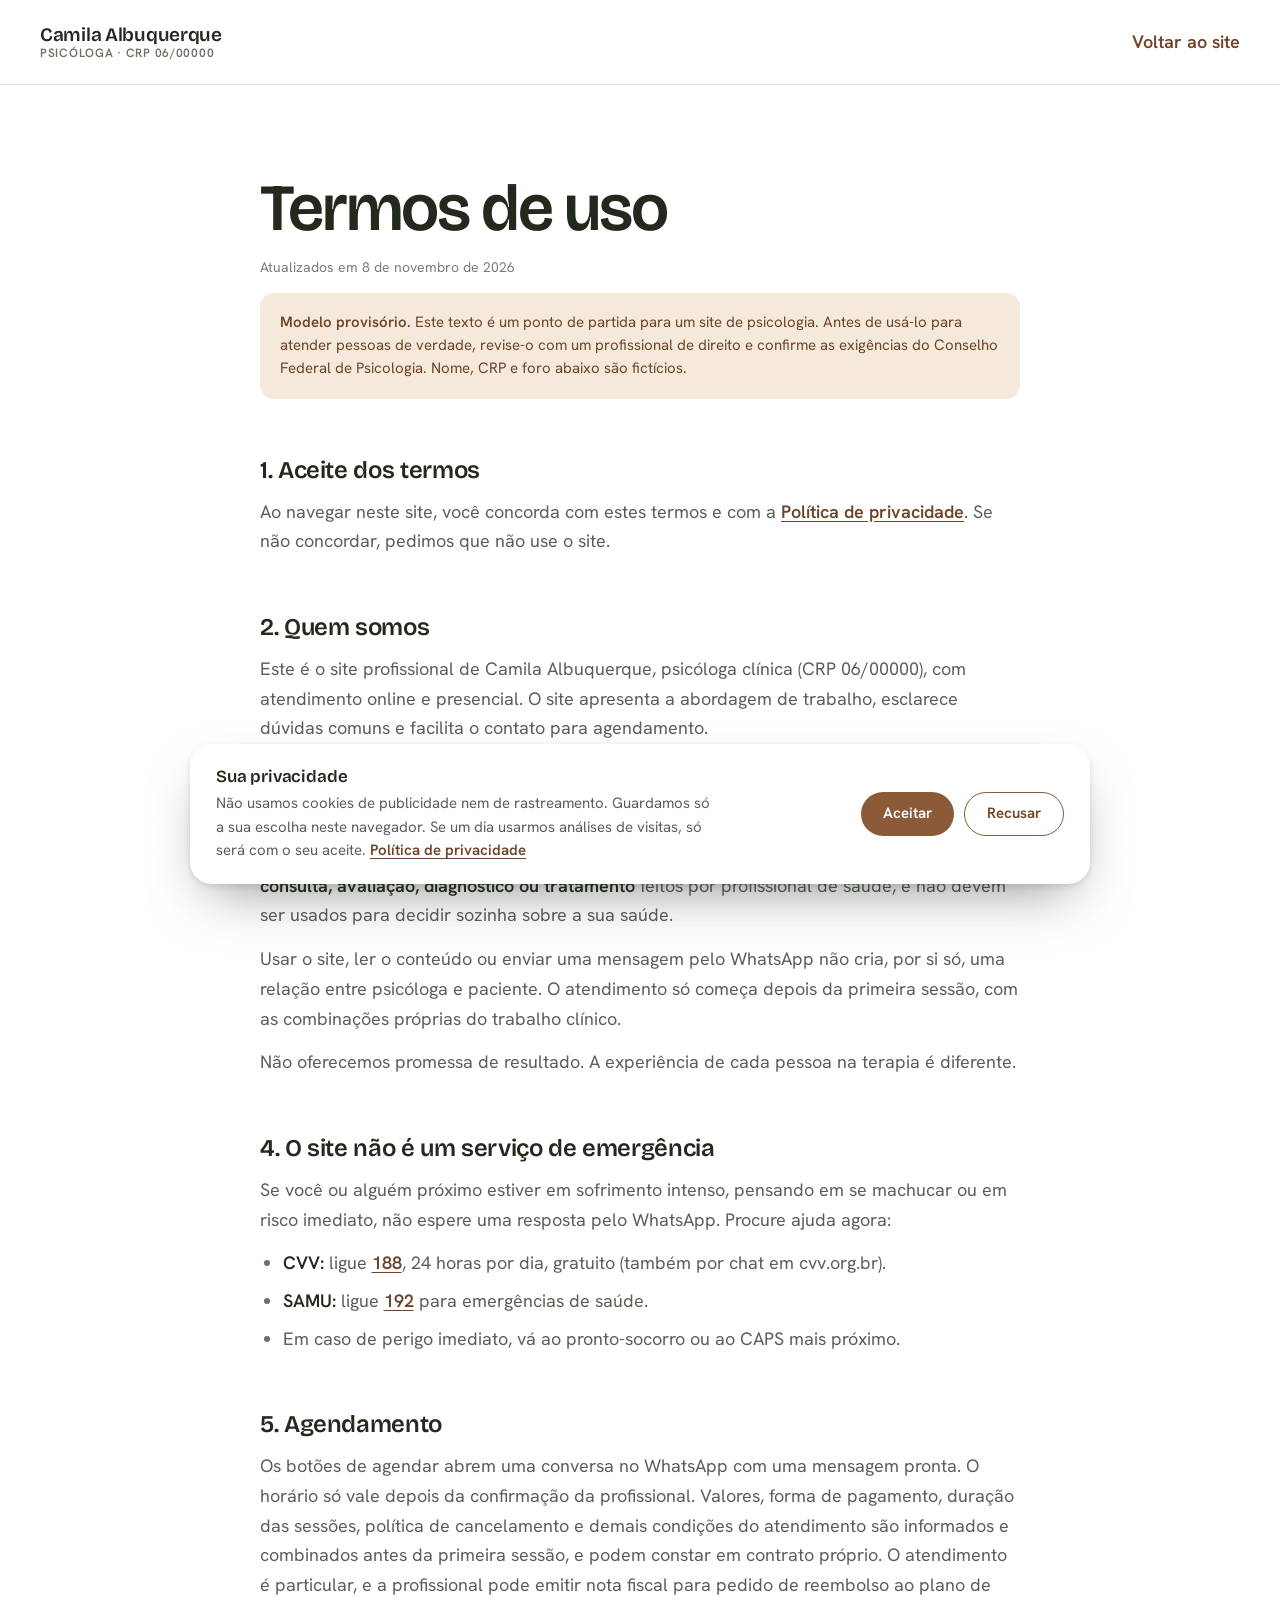
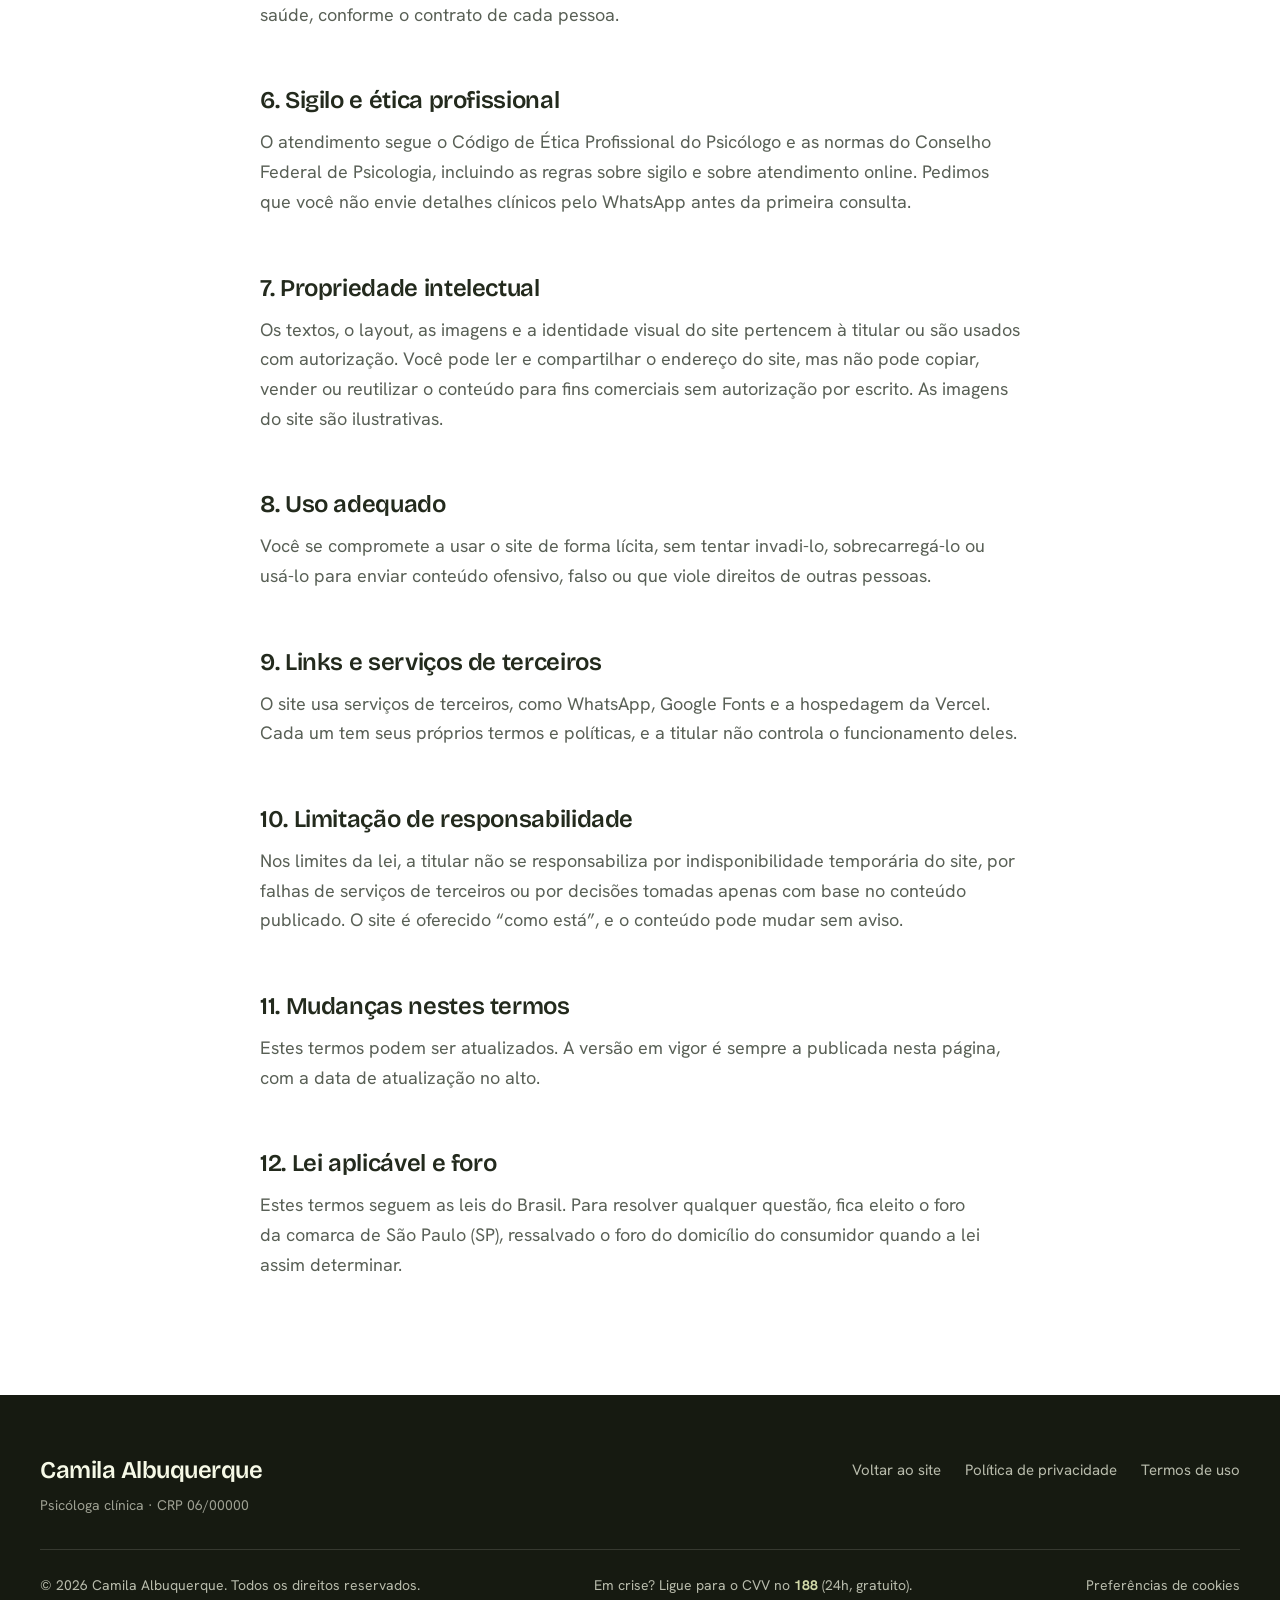
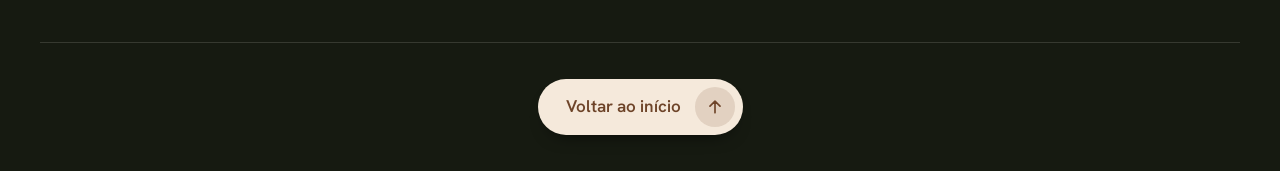
<file: termos.html>
<!doctype html>
<html lang="pt-BR">
<head>
  <meta charset="utf-8">
  <meta name="viewport" content="width=device-width, initial-scale=1">
  <title>Termos de uso · Psicóloga Camila Albuquerque</title>
  <meta name="description" content="Condições de uso do site da psicóloga Camila Albuquerque: natureza informativa do conteúdo, agendamento, responsabilidades e foro.">
  <meta name="theme-color" content="#1f2419">
  <link rel="icon" href="/favicon.ico" sizes="48x48">
  <link rel="icon" href="/favicon.svg" type="image/svg+xml">
  <link rel="apple-touch-icon" href="/apple-touch-icon.png">
  <link rel="preconnect" href="https://fonts.googleapis.com">
  <link rel="preconnect" href="https://fonts.gstatic.com" crossorigin>
  <link rel="stylesheet" href="https://fonts.googleapis.com/css2?family=Bricolage+Grotesque:opsz,wght@12..96,500..700&family=Hanken+Grotesk:wght@400;500;600;700&display=swap">
  <link rel="stylesheet" href="/style.css">
  <script src="/consent.js" defer></script>
</head>
<body id="topo">
  <a class="skip" href="#conteudo">Pular para o conteúdo</a>

  <header class="legal-bar">
    <a class="brand" href="/" aria-label="Camila Albuquerque, psicóloga. Ir para o site">
      <span class="brand__name">Camila Albuquerque</span>
      <span class="brand__meta">Psicóloga · CRP 06/00000</span>
    </a>
    <a class="link-down" href="/">Voltar ao site</a>
  </header>

  <main id="conteudo" class="legal">
    <div class="legal__inner">
      <h1 class="h2 h2--xl">Termos de uso</h1>
      <p class="legal__meta">Atualizados em 8 de novembro de 2026</p>
      <p class="legal__note"><strong>Modelo provisório.</strong> Este texto é um ponto de partida para um site de psicologia. Antes de usá-lo para atender pessoas de verdade, revise-o com um profissional de direito e confirme as exigências do Conselho Federal de Psicologia. Nome, CRP e foro abaixo são fictícios.</p>

      <section>
        <h2>1. Aceite dos termos</h2>
        <p>Ao navegar neste site, você concorda com estes termos e com a <a href="/privacidade.html">Política de privacidade</a>. Se não concordar, pedimos que não use o site.</p>
      </section>

      <section>
        <h2>2. Quem somos</h2>
        <p>Este é o site profissional de Camila Albuquerque, psicóloga clínica (CRP 06/00000), com atendimento online e presencial. O site apresenta a abordagem de trabalho, esclarece dúvidas comuns e facilita o contato para agendamento.</p>
      </section>

      <section>
        <h2>3. O conteúdo é informativo</h2>
        <p>Os textos, imagens e respostas deste site têm caráter informativo e geral. Eles <strong>não substituem consulta, avaliação, diagnóstico ou tratamento</strong> feitos por profissional de saúde, e não devem ser usados para decidir sozinha sobre a sua saúde.</p>
        <p>Usar o site, ler o conteúdo ou enviar uma mensagem pelo WhatsApp não cria, por si só, uma relação entre psicóloga e paciente. O atendimento só começa depois da primeira sessão, com as combinações próprias do trabalho clínico.</p>
        <p>Não oferecemos promessa de resultado. A experiência de cada pessoa na terapia é diferente.</p>
      </section>

      <section>
        <h2>4. O site não é um serviço de emergência</h2>
        <p>Se você ou alguém próximo estiver em sofrimento intenso, pensando em se machucar ou em risco imediato, não espere uma resposta pelo WhatsApp. Procure ajuda agora:</p>
        <ul>
          <li><strong>CVV:</strong> ligue <a href="tel:188">188</a>, 24 horas por dia, gratuito (também por chat em cvv.org.br).</li>
          <li><strong>SAMU:</strong> ligue <a href="tel:192">192</a> para emergências de saúde.</li>
          <li>Em caso de perigo imediato, vá ao pronto-socorro ou ao CAPS mais próximo.</li>
        </ul>
      </section>

      <section>
        <h2>5. Agendamento</h2>
        <p>Os botões de agendar abrem uma conversa no WhatsApp com uma mensagem pronta. O horário só vale depois da confirmação da profissional. Valores, forma de pagamento, duração das sessões, política de cancelamento e demais condições do atendimento são informados e combinados antes da primeira sessão, e podem constar em contrato próprio. O atendimento é particular, e a profissional pode emitir nota fiscal para pedido de reembolso ao plano de saúde, conforme o contrato de cada pessoa.</p>
      </section>

      <section>
        <h2>6. Sigilo e ética profissional</h2>
        <p>O atendimento segue o Código de Ética Profissional do Psicólogo e as normas do Conselho Federal de Psicologia, incluindo as regras sobre sigilo e sobre atendimento online. Pedimos que você não envie detalhes clínicos pelo WhatsApp antes da primeira consulta.</p>
      </section>

      <section>
        <h2>7. Propriedade intelectual</h2>
        <p>Os textos, o layout, as imagens e a identidade visual do site pertencem à titular ou são usados com autorização. Você pode ler e compartilhar o endereço do site, mas não pode copiar, vender ou reutilizar o conteúdo para fins comerciais sem autorização por escrito. As imagens do site são ilustrativas.</p>
      </section>

      <section>
        <h2>8. Uso adequado</h2>
        <p>Você se compromete a usar o site de forma lícita, sem tentar invadi-lo, sobrecarregá-lo ou usá-lo para enviar conteúdo ofensivo, falso ou que viole direitos de outras pessoas.</p>
      </section>

      <section>
        <h2>9. Links e serviços de terceiros</h2>
        <p>O site usa serviços de terceiros, como WhatsApp, Google Fonts e a hospedagem da Vercel. Cada um tem seus próprios termos e políticas, e a titular não controla o funcionamento deles.</p>
      </section>

      <section>
        <h2>10. Limitação de responsabilidade</h2>
        <p>Nos limites da lei, a titular não se responsabiliza por indisponibilidade temporária do site, por falhas de serviços de terceiros ou por decisões tomadas apenas com base no conteúdo publicado. O site é oferecido “como está”, e o conteúdo pode mudar sem aviso.</p>
      </section>

      <section>
        <h2>11. Mudanças nestes termos</h2>
        <p>Estes termos podem ser atualizados. A versão em vigor é sempre a publicada nesta página, com a data de atualização no alto.</p>
      </section>

      <section>
        <h2>12. Lei aplicável e foro</h2>
        <p>Estes termos seguem as leis do Brasil. Para resolver qualquer questão, fica eleito o foro da comarca de São Paulo (SP), ressalvado o foro do domicílio do consumidor quando a lei assim determinar.</p>
      </section>
    </div>
  </main>

  <footer class="footer footer--flat">
    <div class="footer__inner">
      <div class="footer__top">
        <p class="footer__brand">Camila Albuquerque <span>Psicóloga clínica · CRP 06/00000</span></p>
        <nav aria-label="Rodapé"><ul class="footer__nav">
          <li><a href="/">Voltar ao site</a></li>
          <li><a href="/privacidade.html">Política de privacidade</a></li>
          <li><a href="/termos.html" aria-current="page">Termos de uso</a></li>
        </ul></nav>
      </div>
      <div class="footer__bottom">
        <p>© 2026 Camila Albuquerque. Todos os direitos reservados.</p>
        <p>Em crise? Ligue para o CVV no <a href="tel:188">188</a> (24h, gratuito).</p>
        <p class="footer__links"><button type="button" class="linklike" data-consent-open>Preferências de cookies</button></p>
      </div>
      <div class="footer__end">
        <a class="btn btn--light to-top" href="#topo" data-top>
          <span class="btn__label">Voltar ao início</span>
          <span class="btn__arrow" aria-hidden="true"><svg viewBox="0 0 24 24"><path d="M12 19V5M6 11l6-6 6 6"/></svg></span>
        </a>
      </div>
    </div>
  </footer>
</body>
</html>
</file>
<file: style.css>
/* ==========================================================================
   A Linha · Psicóloga Camila Albuquerque
   Uma rota contínua pela borda esquerda; cada seção é uma estação numerada.
   Cores e fotos herdadas da página anterior.
   ========================================================================== */

:root {
  /* Paleta herdada */
  --sage-800: #4c5745;
  --sage-700: #586351;
  --sage-600: #687560;
  --sage-400: #879a6e;
  --sage-200: #d1d8a7;
  --sage-100: #f6f9e7;
  /* Marrom de nogueira, tirado da mesa de madeira e do notebook das fotos: só nas ações */
  --clay-600: #8b5a38;
  --clay-700: #6e4429;
  --clay-100: #f5e9db;
  --clay-200: #e8cfb2;
  --leaf: #1f2419;
  --white: #ffffff;
  --surface: #f6f6f2;
  --ink: #232a1d;
  --text: #596056;
  --line: #e1e4d8;

  /* A linha */
  --track: color-mix(in srgb, var(--sage-200) 50%, #fff);
  --track-strong: color-mix(in srgb, var(--sage-200) 85%, var(--sage-600));
  --lit: var(--sage-600);
  --node-bg: #fff;
  --node-fg: #fff;
  --node: 34px;
  --seg: 6px;

  /* Layout */
  --header-h: 72px;
  --max: 1240px;
  --gutter: clamp(20px, 4vw, 40px);
  --edge: max(var(--gutter), calc((100% - var(--max)) / 2));
  --rail-x: calc(var(--edge) + var(--node) / 2);
  --body-left: calc(var(--edge) + var(--node) + 44px);
  --section: clamp(88px, 10vw, 136px);

  /* Tipografia */
  --font-display: "Bricolage Grotesque", "Hanken Grotesk", system-ui, sans-serif;
  --font-text: "Hanken Grotesk", system-ui, -apple-system, "Segoe UI", sans-serif;
  --fs-body: clamp(1.0625rem, 1rem + 0.25vw, 1.125rem);
  --fs-lead: clamp(1.1875rem, 1.05rem + 0.6vw, 1.375rem);
  --fs-h1: clamp(2.5rem, 1.4rem + 3vw, 4.25rem);
  --fs-h2: clamp(2rem, 1.3rem + 2.4vw, 3.25rem);
  --fs-h2-xl: clamp(2.375rem, 1.4rem + 3.4vw, 4.25rem);
  --fs-h3: clamp(1.3125rem, 1.15rem + 0.55vw, 1.625rem);
  --fs-small: 0.875rem;

  --ease: cubic-bezier(0.22, 1, 0.36, 1);
  --shadow-md: 0 2px 4px rgb(35 42 29 / 0.05), 0 16px 32px -12px rgb(35 42 29 / 0.2);
  --shadow-lg: 0 4px 8px rgb(35 42 29 / 0.06), 0 30px 60px -20px rgb(35 42 29 / 0.32);
}

/* ---------- Base ---------- */

*, *::before, *::after { box-sizing: border-box; }

html {
  scroll-behavior: auto;
  scroll-padding-top: calc(var(--header-h) + 8px);
  -webkit-text-size-adjust: 100%;
  scrollbar-color: var(--sage-400) #fff;
}

body {
  margin: 0;
  background: #fff;
  color: var(--text);
  font-family: var(--font-text);
  font-size: var(--fs-body);
  line-height: 1.65;
  -webkit-font-smoothing: antialiased;
  text-rendering: optimizeLegibility;
}
body.menu-open { overflow: hidden; }

h1, h2, h3, p, ul, figure { margin: 0; }
ul { padding: 0; list-style: none; }
img { display: block; max-width: 100%; height: auto; }
a { color: inherit; }
strong { color: var(--ink); font-weight: 600; }
button { font: inherit; color: inherit; }

::selection { background: var(--sage-200); color: var(--leaf); }

:focus-visible { outline: 3px solid var(--sage-600); outline-offset: 3px; border-radius: 6px; }
.stop--dark :focus-visible, .footer :focus-visible { outline-color: var(--sage-200); }

.sr-only { position: absolute; width: 1px; height: 1px; margin: -1px; padding: 0; overflow: hidden; clip: rect(0 0 0 0); white-space: nowrap; border: 0; }

.skip { position: fixed; left: 16px; top: -64px; z-index: 100; padding: 12px 18px; border-radius: 10px; background: var(--leaf); color: #fff; text-decoration: none; transition: top 0.2s; }
.skip:focus { top: 16px; }

/* ---------- Tipografia ---------- */

.h2 {
  font-family: var(--font-display);
  font-size: var(--fs-h2);
  font-weight: 600;
  line-height: 1.08;
  letter-spacing: -0.025em;
  color: var(--ink);
  text-wrap: balance;
}
.h2--xl { font-size: var(--fs-h2-xl); line-height: 1.02; letter-spacing: -0.03em; }
.lead { font-size: var(--fs-lead); line-height: 1.55; text-wrap: pretty; }

/* ---------- Botões ---------- */

.btn {
  --btn-bg: var(--clay-600);
  --btn-fg: #fff;
  --btn-fill: var(--clay-700);
  --btn-chip: rgb(255 255 255 / 0.16);
  position: relative;
  isolation: isolate;
  overflow: hidden;
  display: inline-flex;
  align-items: center;
  justify-content: center;
  gap: 14px;
  min-height: 56px;
  padding: 0 8px 0 28px;
  border: 0;
  border-radius: 999px;
  background: var(--btn-bg);
  color: var(--btn-fg);
  font: 600 1.0625rem/1.15 var(--font-text);
  text-decoration: none;
  white-space: nowrap;
  cursor: pointer;
  box-shadow: 0 1px 2px rgb(79 47 27 / 0.2), 0 8px 16px -10px rgb(110 68 41 / 0.75);
  transition: color 0.35s var(--ease), background-color 0.12s, border-color 0.35s var(--ease), box-shadow 0.35s var(--ease), transform 0.35s var(--ease);
  -webkit-tap-highlight-color: transparent;
}
.btn__label { position: relative; z-index: 2; }

/* O círculo da seta cresce e cobre o botão no hover */
.btn::before {
  content: "";
  position: absolute;
  z-index: -1;
  top: 50%;
  right: 6px;
  width: 40px;
  height: 40px;
  margin-top: -20px;
  border-radius: 50%;
  background: var(--btn-fill);
  transform: scale(0);
  transition: transform 0.7s var(--ease);
}
/* Brilho que cruza o botão */
.btn::after {
  content: "";
  position: absolute;
  z-index: 1;
  inset: 0;
  background: linear-gradient(105deg, transparent 22%, rgb(255 255 255 / 0.3) 50%, transparent 78%);
  transform: translateX(-120%);
  pointer-events: none;
  will-change: transform;
  animation: sheen 3.6s cubic-bezier(0.45, 0.05, 0.55, 0.95) infinite;
}
.btn--outline::after { display: none; }
@keyframes sheen { from { transform: translateX(-120%); } to { transform: translateX(120%); } }

.btn__arrow {
  position: relative;
  z-index: 2;
  flex: none;
  display: grid;
  place-items: center;
  width: 40px;
  height: 40px;
  overflow: hidden;
  border-radius: 50%;
  background: var(--btn-chip);
}
.btn__arrow svg { width: 20px; height: 20px; fill: none; stroke: currentColor; stroke-width: 2; stroke-linecap: round; stroke-linejoin: round; }

.btn:focus-visible::before { transform: scale(26); }
@media (hover: hover) {
  .btn:hover::before { transform: scale(26); }
  .btn:hover .btn__arrow svg { animation: arrow-through 0.6s var(--ease); }
}
@keyframes arrow-through { 0% { transform: translateX(0); } 45% { transform: translateX(150%); } 46% { transform: translateX(-150%); } 100% { transform: translateX(0); } }
@media (hover: hover) {
  .btn:hover { transform: translateY(-2px); box-shadow: 0 2px 4px rgb(79 47 27 / 0.2), 0 12px 18px -12px rgb(110 68 41 / 0.85); }
  .btn--light:hover { box-shadow: 0 12px 20px -12px rgb(0 0 0 / 0.85); }
}

/* Pressionar inverte as cores */
.btn:active { transform: translateY(1px); background: var(--btn-fg); color: var(--btn-bg); transition-duration: 0.05s; }
.btn:active::before { opacity: 0; }

.btn--light { --btn-bg: var(--clay-100); --btn-fg: var(--clay-700); --btn-fill: var(--clay-200); --btn-chip: rgb(110 68 41 / 0.14); box-shadow: 0 10px 18px -12px rgb(0 0 0 / 0.8); }
.btn--light::after { background: linear-gradient(105deg, transparent 22%, rgb(255 255 255 / 0.65) 50%, transparent 78%); }
.btn--light:active { background: var(--clay-700); color: var(--clay-100); }

.btn--outline { --btn-bg: transparent; --btn-fg: var(--clay-700); --btn-fill: var(--clay-600); --btn-chip: rgb(110 68 41 / 0.12); border: 1.5px solid var(--clay-600); box-shadow: none; }
.btn--outline:focus-visible { color: #fff; --btn-chip: rgb(255 255 255 / 0.18); box-shadow: none; }
@media (hover: hover) { .btn--outline:hover { color: #fff; --btn-chip: rgb(255 255 255 / 0.18); box-shadow: none; } }
.btn--outline:active { background: var(--clay-700); color: #fff; border-color: var(--clay-700); }

.btn--sm { min-height: 44px; padding: 0 22px; font-size: 0.9375rem; gap: 0; }
.btn--sm::before { right: 50%; margin-right: -20px; }
.btn--lg { min-height: 72px; padding: 0 10px 0 36px; font-size: 1.25rem; }
.btn--lg .btn__arrow { width: 52px; height: 52px; }
.btn--lg::before { width: 52px; height: 52px; margin-top: -26px; right: 10px; }

.link-down { display: inline-flex; align-items: center; gap: 10px; min-height: 48px; color: var(--clay-700); font-weight: 600; text-decoration: none; background: linear-gradient(currentColor, currentColor) no-repeat 0 calc(100% - 10px) / 0% 2px; transition: background-size 0.45s var(--ease), color 0.2s; }
.link-down svg { width: 20px; height: 20px; fill: none; stroke: currentColor; stroke-width: 2; stroke-linecap: round; stroke-linejoin: round; animation: bob 2.4s ease-in-out 3; }
.link-down:hover { background-size: 100% 2px; color: var(--ink); }
@keyframes dock-ring { 0% { opacity: 0.55; transform: scale(1); } 70%, 100% { opacity: 0; transform: scale(1.5); } }
@keyframes bob { 0%, 100% { transform: translateY(-2px); } 50% { transform: translateY(3px); } }

/* ---------- Cabeçalho ---------- */

.header {
  position: fixed;
  inset: 0 0 auto;
  z-index: 50;
  height: var(--header-h);
  background: rgb(255 255 255 / 0.82);
  -webkit-backdrop-filter: saturate(1.5) blur(14px);
  backdrop-filter: saturate(1.5) blur(14px);
  border-bottom: 1px solid transparent;
  transition: border-color 0.3s, background-color 0.3s, box-shadow 0.3s;
}
.header.is-scrolled { background: rgb(255 255 255 / 0.95); border-bottom-color: var(--line); box-shadow: 0 10px 30px -22px rgb(35 42 29 / 0.5); }
.header__inner { height: 100%; padding-inline: var(--edge); display: flex; align-items: center; justify-content: space-between; gap: 24px; }

.brand { display: grid; gap: 1px; text-decoration: none; line-height: 1.15; }
.brand__name { font-family: var(--font-display); font-weight: 600; font-size: 1.1875rem; letter-spacing: -0.015em; color: var(--ink); }
.brand__meta { font-size: 0.75rem; font-weight: 600; letter-spacing: 0.06em; text-transform: uppercase; color: var(--sage-600); }

.nav { display: flex; align-items: center; gap: 24px; }
.nav__list { display: flex; gap: 2px; }
.nav__link { position: relative; display: block; white-space: nowrap; padding: 10px 14px 10px 24px; border-radius: 999px; font-size: 0.9375rem; font-weight: 500; color: var(--text); text-decoration: none; transition: color 0.2s, background-color 0.3s; }
.nav__link::before { content: ""; position: absolute; left: 11px; top: 50%; width: 7px; height: 7px; margin-top: -3.5px; border-radius: 50%; background: var(--sage-600); transform: scale(0); transition: transform 0.4s var(--ease); }
.nav__link:hover { color: var(--ink); background: var(--sage-100); }
.nav__link.is-active { color: var(--ink); font-weight: 600; }
.nav__link.is-active::before { transform: scale(1); }

.menu-toggle { display: none; position: relative; width: 48px; height: 48px; margin-right: -10px; border: 0; border-radius: 50%; background: transparent; color: var(--ink); cursor: pointer; }
.menu-toggle__bars, .menu-toggle__bars::before, .menu-toggle__bars::after { position: absolute; left: 13px; width: 22px; height: 2px; border-radius: 2px; background: currentColor; transition: transform 0.4s var(--ease), background-color 0.2s; }
.menu-toggle__bars { top: 23px; }
.menu-toggle__bars::before, .menu-toggle__bars::after { content: ""; left: 0; }
.menu-toggle__bars::before { transform: translateY(-7px); }
.menu-toggle__bars::after { transform: translateY(7px); }
.menu-toggle[aria-expanded="true"] .menu-toggle__bars { background: transparent; }
.menu-toggle[aria-expanded="true"] .menu-toggle__bars::before { transform: rotate(45deg); }
.menu-toggle[aria-expanded="true"] .menu-toggle__bars::after { transform: rotate(-45deg); }

/* ---------- A linha: estações ---------- */

.stop {
  position: relative;
  isolation: isolate;
  overflow: clip;
  --node-top: calc(var(--section) + 8px);
}
.stop__body { padding: var(--section) var(--edge) var(--section) var(--body-left); }

.stop__rail { position: absolute; inset: 0; z-index: 2; pointer-events: none; }
.stop__node { pointer-events: auto; cursor: pointer; text-decoration: none; }
.stop__node::after { content: attr(data-name); position: absolute; left: calc(100% + 12px); top: 50%; padding: 6px 12px; border-radius: 999px; background: var(--leaf); color: var(--sage-100); font: 600 0.8125rem/1.2 var(--font-text); white-space: nowrap; opacity: 0; transform: translate(-6px, -50%); pointer-events: none; transition: opacity 0.25s, transform 0.4s var(--ease); }
.stop__node:focus-visible::after { opacity: 1; transform: translate(0, -50%); }
@media (hover: hover) { .stop__node:hover::after { opacity: 1; transform: translate(0, -50%); } .stop__node:hover { border-color: var(--lit); } }
.stop--dark .stop__node::after { background: var(--sage-100); color: var(--leaf); }
.stop__seg { position: absolute; left: var(--rail-x); top: 0; bottom: 0; width: var(--seg); margin-left: calc(var(--seg) / -2); background: var(--track); }
.stop__fill { position: absolute; inset: 0; background: var(--lit); transform-origin: top; transform: scaleY(var(--fill, 0)); will-change: transform; }

.stop__node {
  position: absolute;
  left: var(--rail-x);
  top: var(--node-top);
  width: var(--node);
  height: var(--node);
  margin-left: calc(var(--node) / -2);
  display: grid;
  place-items: center;
  border: 4px solid var(--track-strong);
  border-radius: 50%;
  background: var(--node-bg);
  color: var(--ink);
  font: 700 0.8125rem/1 var(--font-text);
  transition: border-color 0.4s, background-color 0.4s, color 0.4s, box-shadow 0.4s;
}
.stop.is-passed .stop__node { border-color: var(--lit); }
.stop.is-current .stop__node { background: var(--lit); color: var(--node-fg); animation: pulse 2.6s ease-out 3; }
@keyframes pulse { 0% { box-shadow: 0 0 0 0 color-mix(in srgb, var(--lit) 45%, transparent); } 70%, 100% { box-shadow: 0 0 0 14px transparent; } }

.stop--dark { --track: rgb(246 249 231 / 0.16); --track-strong: rgb(246 249 231 / 0.38); --lit: var(--sage-200); --node-bg: var(--leaf); --node-fg: var(--leaf); background: var(--leaf); color: rgb(246 249 231 / 0.82); }
.stop--dark .stop__node { color: var(--sage-100); }
.stop--dark .h2 { color: var(--sage-100); }
.stop--dark strong { color: #fff; }
.stop--dark ::selection { background: var(--sage-200); color: var(--leaf); }
.stop--surface { background: var(--surface); --track: color-mix(in srgb, var(--sage-200) 45%, var(--surface)); --node-bg: var(--surface); --node-fg: #fff; }

.stop__bg { position: absolute; z-index: -2; inset: -12% 0; background: url("img/folhas.webp") center / cover no-repeat; opacity: 0.85; will-change: transform; }
.stop--dark::after { content: ""; position: absolute; z-index: -1; inset: 0; background: radial-gradient(ellipse 60% 55% at 72% 42%, rgb(31 36 25 / 0.5), transparent 75%), linear-gradient(180deg, rgb(31 36 25 / 0.82), rgb(31 36 25 / 0.36) 45%, rgb(31 36 25 / 0.82)); }

/* Terminal: a linha acaba num remate quadrado */
.stop--end .stop__seg { bottom: auto; height: calc(var(--node-top) + var(--node) / 2); }
.stop__node--end { width: calc(var(--node) + 10px); height: calc(var(--node) + 10px); margin-left: calc((var(--node) + 10px) / -2); margin-top: -5px; border-radius: 12px; }
.stop__node--end::before { content: ""; width: 10px; height: 10px; border-radius: 50%; background: var(--track-strong); transition: background-color 0.4s; }
.stop--end.is-current .stop__node--end::before, .stop--end.is-passed .stop__node--end::before { background: var(--node-fg); }

/* ---------- Estação 1 · Hero ---------- */

.stop--hero { --hero-pad: clamp(32px, 5vw, 72px); --node-top: calc(var(--header-h) + var(--hero-pad) + 12px); }
.stop--hero .stop__seg { top: calc(var(--node-top) + var(--node) / 2); }
.stop--hero .stop__body { padding-top: calc(var(--header-h) + var(--hero-pad)); padding-bottom: clamp(16px, 2vw, 32px); }

.hero { display: grid; grid-template-columns: minmax(0, 1.04fr) minmax(0, 0.96fr); gap: clamp(32px, 5vw, 72px); align-items: center; min-height: min(640px, calc(100svh - var(--header-h) - 96px)); }

.hero__title { font-family: var(--font-display); font-size: var(--fs-h1); font-weight: 600; line-height: 1.04; letter-spacing: -0.032em; color: var(--ink); text-wrap: balance; }
.hero__lead { max-width: 33em; margin-top: 26px; font-size: var(--fs-lead); line-height: 1.55; text-wrap: pretty; }
.hero__actions .btn { min-height: 62px; font-size: 1.125rem; }
.hero__actions { display: flex; flex-wrap: wrap; align-items: center; gap: 12px 32px; margin-top: 38px; }
.hero__sign { margin-top: 30px; padding-top: 18px; border-top: 1px solid var(--line); max-width: 33em; font-size: var(--fs-small); color: var(--text); }

.hero__visual { position: relative; width: min(100%, 540px); aspect-ratio: 1; justify-self: end; }
.hero__ring { position: absolute; inset: 0; width: 100%; height: 100%; transform: rotate(-90deg); overflow: visible; }
.hero__ring circle { fill: none; stroke: var(--sage-400); stroke-width: 0.7; stroke-linecap: round; stroke-dasharray: 100; stroke-dashoffset: 100; }
.js .hero__ring circle { animation: ring 2.4s var(--ease) 0.4s forwards; }
html:not(.js) .hero__ring circle { stroke-dashoffset: 0; }
@keyframes ring { to { stroke-dashoffset: 0; } }
.hero__photo { position: absolute; inset: 5%; border-radius: 50%; overflow: hidden; background: #e9e2dc; box-shadow: var(--shadow-lg); transform: translate3d(0, calc(var(--py, 0) * 1px), 0); will-change: transform; }
.hero__photo img { width: 100%; height: 100%; object-fit: cover; object-position: 58% 22%; transform: scale(1.12); }
.js .hero__photo { animation: photo-in 1.3s var(--ease) 0.15s both; }
.js .hero__photo img { animation: photo-zoom 2.2s var(--ease) 0.15s both; }
@keyframes photo-in { from { clip-path: circle(0% at 50% 50%); } to { clip-path: circle(72% at 50% 50%); } }
@keyframes photo-zoom { from { transform: scale(1.4); } to { transform: scale(1.12); } }

.chip { position: absolute; z-index: 3; display: inline-flex; align-items: center; gap: 10px; padding: 11px 18px 11px 14px; border-radius: 999px; background: #fff; color: var(--ink); font-size: 0.9375rem; font-weight: 600; line-height: 1.2; white-space: nowrap; box-shadow: var(--shadow-md); }
.chip svg { width: 20px; height: 20px; flex: none; fill: none; stroke: var(--sage-600); stroke-width: 1.8; stroke-linecap: round; stroke-linejoin: round; }
.chip--a { left: -7%; bottom: 17%; }
.chip--b { right: -3%; top: 14%; }

/* Entrada por palavra no título */
.w { display: inline-block; overflow: hidden; vertical-align: top; padding-bottom: 0.14em; margin-bottom: -0.14em; }
.w > span { display: inline-block; transform: translateY(112%); }
.hero__title .w > span { animation: word 1s var(--ease) both; animation-delay: calc(var(--i, 0) * 55ms + 120ms); }
[data-reveal].is-visible .h2 .w > span { animation: word 1s var(--ease) both; animation-delay: calc(var(--i, 0) * 45ms + 220ms); }
@keyframes word { to { transform: none; } }

[data-enter] { animation: enter 0.95s var(--ease) both; animation-delay: calc(var(--d, 0) * 100ms + 150ms); }
@keyframes enter { from { opacity: 0; transform: translateY(22px); } }

/* ---------- Estação 2 · Você não está sozinha ---------- */

.pains { display: grid; grid-template-columns: minmax(0, 5fr) minmax(0, 7fr); gap: clamp(40px, 6vw, 96px); align-items: start; }
.pains__head { position: sticky; top: calc(var(--header-h) + 40px); display: grid; gap: 24px; }
.pains__head .lead strong { color: var(--sage-700); }

.row { position: relative; display: grid; grid-template-columns: 56px minmax(0, 1fr); column-gap: 24px; padding: 30px 0; border-top: 1px solid var(--line); outline-offset: 6px; cursor: default; }
.row:last-child { border-bottom: 1px solid var(--line); }
.row::before { content: ""; position: absolute; z-index: -1; inset: 0 -24px; border-radius: 22px; background: var(--sage-100); opacity: 0; transform: scale(0.97); transition: opacity 0.4s var(--ease), transform 0.5s var(--ease); }
.row:focus-within::before { opacity: 1; transform: none; }
@media (hover: hover) { .row:hover::before { opacity: 1; transform: none; } }
.row__icon { grid-row: 1 / 3; display: grid; place-items: center; width: 56px; height: 56px; border: 1.5px solid var(--sage-400); border-radius: 50%; color: var(--sage-700); transition: background-color 0.4s var(--ease), color 0.4s var(--ease), border-color 0.4s, transform 0.6s var(--ease); }
.row__icon svg { width: 26px; height: 26px; fill: none; stroke: currentColor; stroke-width: 1.7; stroke-linecap: round; stroke-linejoin: round; }
@media (hover: hover) { .row:hover .row__icon { background: var(--sage-700); border-color: var(--sage-700); color: #fff; transform: rotate(-10deg) scale(1.06); } }
.row__title { font-family: var(--font-display); font-size: var(--fs-h3); font-weight: 600; line-height: 1.2; letter-spacing: -0.015em; color: var(--ink); transition: transform 0.5s var(--ease); }
.row__text { margin-top: 8px; max-width: 46ch; transition: transform 0.5s var(--ease) 0.03s; text-wrap: pretty; }
@media (hover: hover) { .row:hover .row__title, .row:hover .row__text { transform: translateX(6px); } }

/* ---------- Estação 3 · Método ---------- */

.method__grid { display: grid; grid-template-columns: minmax(0, 5fr) minmax(0, 6fr); gap: clamp(40px, 6vw, 88px); align-items: center; }
.method__photo { position: relative; max-width: 460px; aspect-ratio: 4 / 5; border-radius: 999px 999px 28px 28px; overflow: hidden; box-shadow: 0 40px 80px -30px rgb(0 0 0 / 0.7); }
.method__photo img { width: 100%; height: 100%; object-fit: cover; object-position: 50% 30%; transition: transform 1.4s var(--ease); }
.method__photo:hover img { transform: scale(1.05); }
.method__text { display: grid; gap: 20px; justify-items: start; }
.method__text .h2 { margin-bottom: 4px; }
.method__text p { max-width: 54ch; font-size: var(--fs-lead); line-height: 1.6; text-wrap: pretty; }
.method__text .btn { margin-top: 12px; }

.marquee-wrap { position: relative; margin-top: clamp(64px, 8vw, 104px); }
.marquee__pause { position: absolute; z-index: 3; right: 0; top: -22px; display: grid; place-items: center; width: 44px; height: 44px; border: 0; border-radius: 50%; background: transparent; color: var(--sage-200); cursor: pointer; transition: background-color 0.25s; }
.marquee__pause:hover { background: rgb(246 249 231 / 0.12); }
.marquee__pause span { width: 12px; height: 14px; border-inline: 4px solid currentColor; box-sizing: border-box; }
.marquee__pause[aria-pressed="true"] span { width: 0; height: 0; border: 0; border-block: 7px solid transparent; border-left: 12px solid currentColor; }
.marquee-wrap.is-paused .marquee__track { animation-play-state: paused; }
.marquee { display: flex; overflow: hidden; padding-block: 22px; border-block: 1px solid rgb(246 249 231 / 0.18); -webkit-mask-image: linear-gradient(90deg, transparent, #000 7%, #000 93%, transparent); mask-image: linear-gradient(90deg, transparent, #000 7%, #000 93%, transparent); }
.marquee__track { flex: none; display: flex; align-items: center; padding-right: 0; animation: marquee 38s linear infinite; }
.marquee:hover .marquee__track { animation-play-state: paused; }
.marquee__track li { display: inline-flex; align-items: center; white-space: nowrap; font-family: var(--font-display); font-size: clamp(1.375rem, 1.1rem + 1vw, 1.875rem); font-weight: 500; letter-spacing: -0.015em; color: rgb(246 249 231 / 0.7); }
.marquee__track li::after { content: ""; width: 10px; height: 10px; margin-inline: clamp(24px, 3vw, 44px); border-radius: 50%; background: var(--sage-200); }
@keyframes marquee { to { transform: translateX(-100%); } }

/* ---------- Estação 4 · Sobre ---------- */

.about { display: grid; grid-template-columns: minmax(0, 5fr) minmax(0, 6fr); gap: clamp(40px, 6vw, 96px); align-items: center; }
.about__photo { position: relative; max-width: 480px; aspect-ratio: 1 / 1.08; }
.about__photo::before { content: ""; position: absolute; inset: 0; border: 1.5px solid var(--sage-400); border-radius: 30px; transform: translate(-16px, 16px); transition: transform 0.7s var(--ease); }
.about__photo:hover::before { transform: translate(-24px, 24px); }
.about__photo img { position: relative; width: 100%; height: 100%; object-fit: cover; object-position: 60% 25%; border-radius: 30px; box-shadow: var(--shadow-lg); }
.about__text { display: grid; gap: 20px; justify-items: start; }
.about__text p { max-width: 56ch; text-wrap: pretty; }
.checks { display: grid; grid-template-columns: repeat(2, minmax(0, 1fr)); gap: 14px 32px; width: 100%; max-width: 56ch; margin: 8px 0 12px; padding-top: 26px; border-top: 1px solid var(--line); }
.checks li { position: relative; padding-left: 36px; font-size: 1rem; font-weight: 500; line-height: 1.4; color: var(--ink); }
.checks li::before { content: ""; position: absolute; left: 0; top: 0; width: 24px; height: 24px; border-radius: 50%; background: var(--sage-200) url("data:image/svg+xml,%3Csvg xmlns='http://www.w3.org/2000/svg' viewBox='0 0 24 24' fill='none' stroke='%234c5745' stroke-width='3' stroke-linecap='round' stroke-linejoin='round'%3E%3Cpath d='m6 12.5 4 4 8-9'/%3E%3C/svg%3E") center / 14px no-repeat; }

/* ---------- Estação 5 · FAQ ---------- */

.faq { display: grid; grid-template-columns: minmax(0, 5fr) minmax(0, 7fr); gap: clamp(40px, 6vw, 96px); align-items: start; }
.faq__aside { position: sticky; top: calc(var(--header-h) + 40px); display: grid; gap: 22px; justify-items: start; }
.faq__aside p { max-width: 32em; font-size: var(--fs-lead); line-height: 1.55; }

.acc { border-bottom: 1px solid #d6dac9; }
.acc__item { border-top: 1px solid #d6dac9; }
.acc__item:first-child { border-top: 2px solid var(--sage-600); }
.acc__h { font: inherit; }
.acc__btn { display: flex; align-items: flex-start; justify-content: space-between; gap: 24px; width: 100%; padding: 26px 0; border: 0; background: none; text-align: left; cursor: pointer; font-size: clamp(1.125rem, 1.05rem + 0.35vw, 1.3125rem); font-weight: 600; line-height: 1.4; color: var(--ink); transition: color 0.25s; }
.acc__btn:hover { color: var(--sage-700); }
.acc__icon { position: relative; flex: none; width: 38px; height: 38px; margin-top: -3px; border: 1.5px solid var(--sage-600); border-radius: 50%; transition: background-color 0.35s var(--ease), border-color 0.35s, transform 0.5s var(--ease); }
.acc__icon::before, .acc__icon::after { content: ""; position: absolute; left: 50%; top: 50%; width: 14px; height: 2px; border-radius: 2px; background: var(--sage-700); transform: translate(-50%, -50%); transition: transform 0.5s var(--ease), background-color 0.3s; }
.acc__icon::after { transform: translate(-50%, -50%) rotate(90deg); }
.acc__btn:hover .acc__icon { border-color: var(--sage-700); }
.acc__item.is-open .acc__icon { background: var(--sage-700); border-color: var(--sage-700); transform: rotate(180deg); }
.acc__item.is-open .acc__icon::before, .acc__item.is-open .acc__icon::after { background: #fff; }
.acc__item.is-open .acc__icon::after { transform: translate(-50%, -50%) rotate(0); }

.js .acc__panel { display: grid; grid-template-rows: 0fr; transition: grid-template-rows 0.55s var(--ease); }
.js .acc__item.is-open .acc__panel { grid-template-rows: 1fr; }
.acc__inner { min-height: 0; overflow: hidden; }
.acc__inner p { max-width: 62ch; padding: 0 56px 28px 0; text-wrap: pretty; }
.js .acc__inner p { opacity: 0; transform: translateY(-6px); transition: opacity 0.35s, transform 0.55s var(--ease); }
.js .acc__item.is-open .acc__inner p { opacity: 1; transform: none; transition-delay: 0.1s; }

/* ---------- Terminal ---------- */

.stop--end { --node-top: calc(var(--section) + 12px); }
.end { display: grid; grid-template-columns: minmax(0, 1.15fr) minmax(0, 0.85fr); gap: 40px clamp(40px, 6vw, 96px); align-items: center; }
.end__text { display: grid; gap: 26px; justify-items: start; }
.end__text .lead { max-width: 28em; color: rgb(246 249 231 / 0.88); }
.end__text .btn { margin-top: 6px; }
.end__note { max-width: 30em; padding-top: 22px; border-top: 1px solid rgb(246 249 231 / 0.2); font-size: var(--fs-small); color: rgb(246 249 231 / 0.72); }
.end__photo { position: relative; width: min(100%, 440px); aspect-ratio: 1; justify-self: end; }
.end__ring { position: absolute; inset: 0; width: 100%; height: 100%; transform: rotate(-90deg); overflow: visible; }
.end__ring circle { fill: none; stroke: var(--sage-200); stroke-width: 0.7; stroke-linecap: round; stroke-dasharray: 100; }
.js .end__ring circle { stroke-dashoffset: 100; transition: stroke-dashoffset 2.2s var(--ease) 0.3s; }
.js .end__photo.is-visible .end__ring circle { stroke-dashoffset: 0; }
.end__disc { position: absolute; inset: 5%; overflow: hidden; border-radius: 50%; background: var(--sage-200); box-shadow: 0 40px 70px -30px rgb(0 0 0 / 0.75); }
.end__disc img { width: 100%; height: 100%; object-fit: cover; object-position: 58% 22%; transform: scale(1.14); transition: transform 2s var(--ease); }
.end__photo.is-visible .end__disc img { transform: scale(1); }

/* ---------- Rodapé ---------- */

.footer { background: #161a11; color: rgb(246 249 231 / 0.72); font-size: 0.9375rem; }
.footer__inner { padding: 56px var(--edge) 36px var(--body-left); }
.footer__top { display: flex; flex-wrap: wrap; justify-content: space-between; align-items: flex-start; gap: 24px 48px; padding-bottom: 32px; border-bottom: 1px solid rgb(246 249 231 / 0.14); }
.footer__brand { font-family: var(--font-display); font-size: 1.5rem; font-weight: 600; letter-spacing: -0.02em; color: var(--sage-100); }
.footer__brand span { display: block; margin-top: 4px; font-family: var(--font-text); font-size: 0.875rem; font-weight: 400; letter-spacing: 0; color: rgb(246 249 231 / 0.6); }
.footer__nav { display: flex; flex-wrap: wrap; gap: 0 24px; }
.footer__nav a, .footer__bottom a { text-decoration: none; transition: color 0.2s; }
.footer__nav a { display: inline-flex; align-items: center; min-height: 40px; }
.footer__nav a:hover, .footer__bottom a:hover { color: var(--sage-200); text-decoration: underline; text-underline-offset: 4px; }
.footer__bottom { display: flex; flex-wrap: wrap; justify-content: space-between; gap: 10px 32px; padding-top: 24px; font-size: 0.875rem; }
.footer__bottom a[href^="tel"] { font-weight: 700; color: var(--sage-200); }

/* ---------- Barra de agendar (celular) ---------- */

.dock { display: none; }

/* ---------- Revelar ao rolar ---------- */

.js [data-reveal] { opacity: 0; transform: translateY(34px); transition: opacity 0.9s var(--ease), transform 1s var(--ease); transition-delay: calc(var(--d, 0) * 110ms); }
.js [data-reveal].is-visible { opacity: 1; transform: none; }

/* ---------- Responsivo ---------- */

@media (max-width: 1120px) {
  .menu-toggle { display: block; z-index: 2; }
  .nav { position: fixed; inset: var(--header-h) 0 auto; z-index: 1; flex-direction: column; align-items: stretch; gap: 20px; max-height: calc(100svh - var(--header-h)); overflow-y: auto; padding: 8px var(--gutter) 28px; background: #fff; border-bottom: 1px solid var(--line); box-shadow: 0 30px 50px -30px rgb(35 42 29 / 0.5); opacity: 0; transform: translateY(-10px); visibility: hidden; transition: opacity 0.3s var(--ease), transform 0.4s var(--ease), visibility 0s linear 0.4s; }
  .nav.is-open { opacity: 1; transform: none; visibility: visible; transition-delay: 0s; }
  .nav__list { flex-direction: column; gap: 0; }
  .nav__link { padding: 16px 4px 16px 28px; border-radius: 0; border-bottom: 1px solid var(--line); font-size: 1.125rem; }
  .nav__link::before { left: 6px; }
  .nav__link:hover { background: none; }
  .nav .btn { width: 100%; min-height: 54px; }
}

@media (max-width: 900px) {
  html { scroll-padding-bottom: 88px; }
  :root { --fs-h1: clamp(1.75rem, 1rem + 4vw, 2.75rem); --fs-h2: clamp(1.5rem, 1rem + 2.6vw, 2.25rem); --fs-h2-xl: clamp(1.75rem, 1rem + 3.4vw, 2.5rem); --fs-h3: 1.1875rem; }
  :root { --node: 28px; --seg: 5px; --body-left: calc(var(--edge) + var(--node) + 22px); --header-h: 64px; }
  .stop__node { border-width: 3px; font-size: 0.75rem; }
  .stop__node--end { width: 36px; height: 36px; margin-left: -18px; margin-top: -4px; }

  .hero { grid-template-columns: minmax(0, 1fr); min-height: 0; gap: 32px; }
  .hero__text { display: flex; flex-direction: column; }
  .hero__actions { order: 2; margin-top: 26px; }
  .hero__lead { order: 3; margin-top: 28px; }
  .hero__sign { order: 4; }
  .hero__visual { order: -1; width: min(62vw, 300px); justify-self: center; }
  .chip--a { left: -2%; bottom: 8%; }
  .chip--b { right: -2%; top: 6%; }

  .pains, .method__grid, .about, .faq { grid-template-columns: minmax(0, 1fr); }
  .pains__head, .faq__aside { position: static; }
  .row::before { inset: 0 -14px; }
  .method__photo { max-width: 360px; }
  .about__photo { max-width: 400px; margin-left: 16px; }
  .checks { grid-template-columns: minmax(0, 1fr); }

  .end { grid-template-columns: minmax(0, 1fr); }
  .end__photo { justify-self: center; width: min(100%, 340px); }

  .footer__inner { padding-right: var(--gutter); }
  .footer__hint { display: none; }
  .footer { padding-bottom: 96px; }

  .dock { display: block; position: fixed; z-index: 40; right: 16px; bottom: calc(16px + env(safe-area-inset-bottom)); opacity: 0; transform: translateY(24px) scale(0.8); pointer-events: none; transition: transform 0.55s var(--ease), opacity 0.35s; }
  .dock.is-visible { opacity: 1; transform: none; pointer-events: auto; }
  .dock__btn { position: relative; display: grid; place-items: center; width: 58px; height: 58px; border-radius: 50%; background: #25d366; color: #fff; box-shadow: 0 10px 18px -8px rgb(18 140 74 / 0.75), 0 2px 4px rgb(18 140 74 / 0.3); -webkit-tap-highlight-color: transparent; transition: background-color 0.12s, color 0.12s, transform 0.2s var(--ease); }
  .dock__btn svg { width: 30px; height: 30px; }
  .dock__btn::after { content: ""; position: absolute; inset: 0; border-radius: 50%; border: 2px solid #25d366; opacity: 0; animation: dock-ring 3s ease-out infinite; pointer-events: none; }
  .dock__btn:active { background: #fff; color: #25d366; transform: scale(0.94); }
}

@media (max-width: 520px) {
  .brand__meta { font-size: 0.6875rem; }
  .btn { gap: 10px; padding-left: 24px; font-size: 1rem; white-space: normal; text-align: left; }
  .hero__actions .btn { min-height: 58px; font-size: 1rem; }
  .hero__actions .btn, .method__text .btn, .about__text .btn, .faq__aside .btn, .end__text .btn { width: 100%; justify-content: space-between; }
  .hero__actions { gap: 4px; }
  .link-down { margin-left: 8px; }
  .row { grid-template-columns: 48px minmax(0, 1fr); column-gap: 18px; padding-block: 26px; }
  .row__icon { width: 48px; height: 48px; }
  .row__icon svg { width: 22px; height: 22px; }
  .acc__inner p { padding-right: 0; }
  .chip { font-size: 0.8125rem; padding: 9px 14px 9px 11px; }
  .chip svg { width: 17px; height: 17px; }
  .btn--lg { min-height: 64px; font-size: 1.125rem; padding-left: 28px; }
}

@media (max-width: 420px) {
  .hero__actions .btn { font-size: 0.9375rem; }
  .btn { font-size: 0.9375rem; padding-left: 20px; }
  .btn--lg { min-height: 60px; font-size: 0.9375rem; padding: 0 8px 0 20px; }
  .btn--lg .btn__arrow, .btn--lg::before { width: 44px; height: 44px; }
  .btn--lg::before { margin-top: -22px; right: 8px; }
}

@media (prefers-reduced-motion: reduce) {
  html { scroll-behavior: auto; }
  *, *::before, *::after { animation-duration: 0.01ms !important; animation-delay: 0ms !important; animation-iteration-count: 1 !important; transition-duration: 0.01ms !important; transition-delay: 0ms !important; }
  .js [data-reveal] { opacity: 1; transform: none; }
  .w > span { transform: none; }
  .hero__ring circle { stroke-dashoffset: 0; }
  .marquee { display: block; overflow: visible; -webkit-mask-image: none; mask-image: none; }
  .marquee__track { flex: 0 1 auto; row-gap: 10px; }
  .marquee__pause { display: none; }
  .marquee__track { flex-wrap: wrap; }
  .marquee__track + .marquee__track { display: none; }
}

/* ==========================================================================
   Aviso de cookies, rodapé com voltar ao início, páginas legais e 404
   ========================================================================== */

/* ---------- Aviso de cookies ---------- */

.consent {
  position: fixed;
  z-index: 60;
  left: 16px;
  right: 16px;
  bottom: calc(16px + env(safe-area-inset-bottom));
  max-width: 900px;
  margin-inline: auto;
  display: grid;
  grid-template-columns: minmax(0, 1fr) auto;
  gap: 16px 32px;
  align-items: center;
  padding: 22px 26px;
  border-radius: 22px;
  background: #fff;
  color: var(--text);
  box-shadow: 0 2px 6px rgb(35 42 29 / 0.12), 0 24px 56px -20px rgb(35 42 29 / 0.5);
  opacity: 0;
  transform: translateY(150%);
  transition: transform 0.7s var(--ease), opacity 0.4s;
}
.consent[hidden] { display: none; }
.consent.is-open { opacity: 1; transform: none; }
.consent:focus { outline: none; }
.consent:focus-visible { outline: 3px solid var(--clay-600); outline-offset: 3px; }
.consent__title { margin: 0 0 4px; font: 600 1.0625rem/1.3 var(--font-display); letter-spacing: -0.01em; color: var(--ink); }
.consent p { margin: 0; max-width: 62ch; font-size: 0.9375rem; line-height: 1.55; text-wrap: pretty; }
.consent a { color: var(--clay-700); font-weight: 600; text-underline-offset: 3px; }
.consent a:hover { color: var(--ink); }
.consent__actions { display: flex; gap: 10px; }
.consent .btn { white-space: nowrap; box-shadow: none; }
.consent .btn:hover { box-shadow: none; }
body.consent-open .dock { visibility: hidden; }

/* ---------- Rodapé ---------- */

.footer__bottom a, .footer__bottom .linklike { color: rgb(246 249 231 / 0.86); }
.footer .linklike { padding: 0; border: 0; background: none; font: inherit; color: inherit; cursor: pointer; text-decoration: none; transition: color 0.2s; }
.footer .linklike:hover { color: var(--sage-200); text-decoration: underline; text-underline-offset: 4px; }
.footer__links { display: flex; flex-wrap: wrap; gap: 6px 24px; }
.footer__end { display: flex; justify-content: center; margin-top: 44px; padding-top: 36px; border-top: 1px solid rgb(246 249 231 / 0.14); }
.footer--flat .footer__inner { padding-left: var(--edge); }

/* Seta para cima do botão Voltar ao início */
@media (hover: hover) { .to-top:hover .btn__arrow svg { animation: arrow-up 0.6s var(--ease); } }
@keyframes arrow-up { 0% { transform: translateY(0); } 45% { transform: translateY(-150%); } 46% { transform: translateY(150%); } 100% { transform: translateY(0); } }

/* ---------- Páginas legais ---------- */

.legal-bar { display: flex; align-items: center; justify-content: space-between; gap: 20px; padding: 18px var(--edge); border-bottom: 1px solid var(--line); background: #fff; }
.legal { padding: clamp(48px, 7vw, 96px) var(--edge) clamp(72px, 9vw, 128px); }
.legal__inner { max-width: 760px; margin-inline: auto; }
.legal h1 { margin-bottom: 14px; }
.legal__meta { font-size: var(--fs-small); color: var(--muted, #7a7f76); }
.legal__note { margin-top: 28px; padding: 18px 20px; border-radius: 14px; background: var(--clay-100); color: var(--clay-700); font-size: 0.9375rem; line-height: 1.55; }
.legal__note strong { color: var(--clay-700); }
.legal section { margin-top: clamp(36px, 5vw, 56px); }
.legal h2 { margin-bottom: 12px; font: 600 clamp(1.25rem, 1.1rem + 0.6vw, 1.5rem)/1.25 var(--font-display); letter-spacing: -0.015em; color: var(--ink); }
.legal p, .legal li { text-wrap: pretty; }
.legal p + p, .legal p + ul, .legal ul + p { margin-top: 14px; }
.legal ul { display: grid; gap: 8px; padding-left: 1.25em; list-style: disc; }
.legal li::marker { color: var(--sage-600); }
.legal a { color: var(--clay-700); font-weight: 600; text-underline-offset: 3px; }
.legal a:hover { color: var(--ink); }
.legal table { width: 100%; margin-top: 14px; border-collapse: collapse; font-size: 0.9375rem; }
.legal th, .legal td { padding: 12px 14px 12px 0; border-top: 1px solid var(--line); text-align: left; vertical-align: top; }
.legal th { font-weight: 600; color: var(--ink); }

/* ---------- Página 404 ---------- */

.nf { position: relative; isolation: isolate; overflow: clip; min-height: 100svh; display: grid; align-items: center; padding: clamp(104px, 14vw, 160px) var(--edge) clamp(72px, 9vw, 120px); background: var(--leaf); color: rgb(246 249 231 / 0.84); }
.nf::before { content: ""; position: absolute; z-index: -2; inset: 0; background: url("img/folhas.webp") center / cover no-repeat; opacity: 0.7; }
.nf::after { content: ""; position: absolute; z-index: -1; inset: 0; background: radial-gradient(ellipse 60% 60% at 30% 50%, rgb(31 36 25 / 0.55), transparent 75%), linear-gradient(180deg, rgb(31 36 25 / 0.8), rgb(31 36 25 / 0.35) 50%, rgb(31 36 25 / 0.85)); }
.nf__bar { position: absolute; z-index: 2; inset: 0 0 auto; display: flex; align-items: center; justify-content: space-between; gap: 20px; padding: 22px var(--edge); }
.nf__bar .brand__name { color: var(--sage-100); }
.nf__bar .brand__meta { color: var(--sage-200); }
.nf__rail { position: absolute; z-index: 1; top: 92px; bottom: 0; left: var(--rail-x); width: var(--seg); margin-left: calc(var(--seg) / -2); background: linear-gradient(var(--sage-200), var(--sage-200)) top / 100% 30% no-repeat, linear-gradient(180deg, rgb(209 216 167 / 0.55) 14px, transparent 14px) 0 30% / 100% 28px repeat-y; }
.nf__rail::after { content: "×"; position: absolute; left: 50%; top: 30%; width: var(--node); height: var(--node); margin: calc(var(--node) / -2) 0 0 calc(var(--node) / -2); display: grid; place-items: center; border: 4px solid var(--sage-200); border-radius: 50%; background: var(--leaf); color: var(--sage-200); font: 700 1.125rem/1 var(--font-text); }
.nf__body { position: relative; z-index: 2; padding-left: calc(var(--node) + 44px); max-width: 880px; display: grid; gap: 22px; justify-items: start; }
.nf__code { margin: 0; font: 600 clamp(4.5rem, 14vw, 6rem)/0.9 var(--font-display); letter-spacing: -0.05em; color: rgb(209 216 167 / 0.1); -webkit-text-stroke: 2px var(--sage-200); }
.nf h1 { color: var(--sage-100); }
.nf__text { max-width: 34em; font-size: var(--fs-lead); line-height: 1.55; }
.nf__actions { display: flex; flex-wrap: wrap; align-items: center; gap: 14px 28px; margin-top: 8px; }
.nf .btn--light { min-height: 62px; font-size: 1.125rem; }
.nf__link { display: inline-flex; align-items: center; min-height: 48px; color: var(--sage-200); font-weight: 600; text-underline-offset: 4px; }
.nf__link:hover { color: #fff; }
.nf :focus-visible { outline-color: var(--sage-200); }

@media (max-width: 900px) {
  .nf__body { padding-left: calc(var(--node) + 22px); }
  .nf__rail::after { border-width: 3px; }
}

@media (max-width: 720px) {
  .consent { grid-template-columns: minmax(0, 1fr); gap: 12px; left: 12px; right: 12px; bottom: calc(12px + env(safe-area-inset-bottom)); padding: 14px 16px; border-radius: 18px; }
  .consent__title { font-size: 1rem; }
  .consent p { font-size: 0.875rem; line-height: 1.5; }
  .consent__actions .btn { flex: 1; min-height: 42px; padding: 0 16px; font-size: 0.9375rem; }
  .legal-bar .link-down svg { display: none; }
}

@media (max-width: 520px) {
  .footer__end .btn { width: 100%; justify-content: space-between; }
  .nf .btn--light { width: 100%; justify-content: space-between; font-size: 1rem; }
}
</file>
